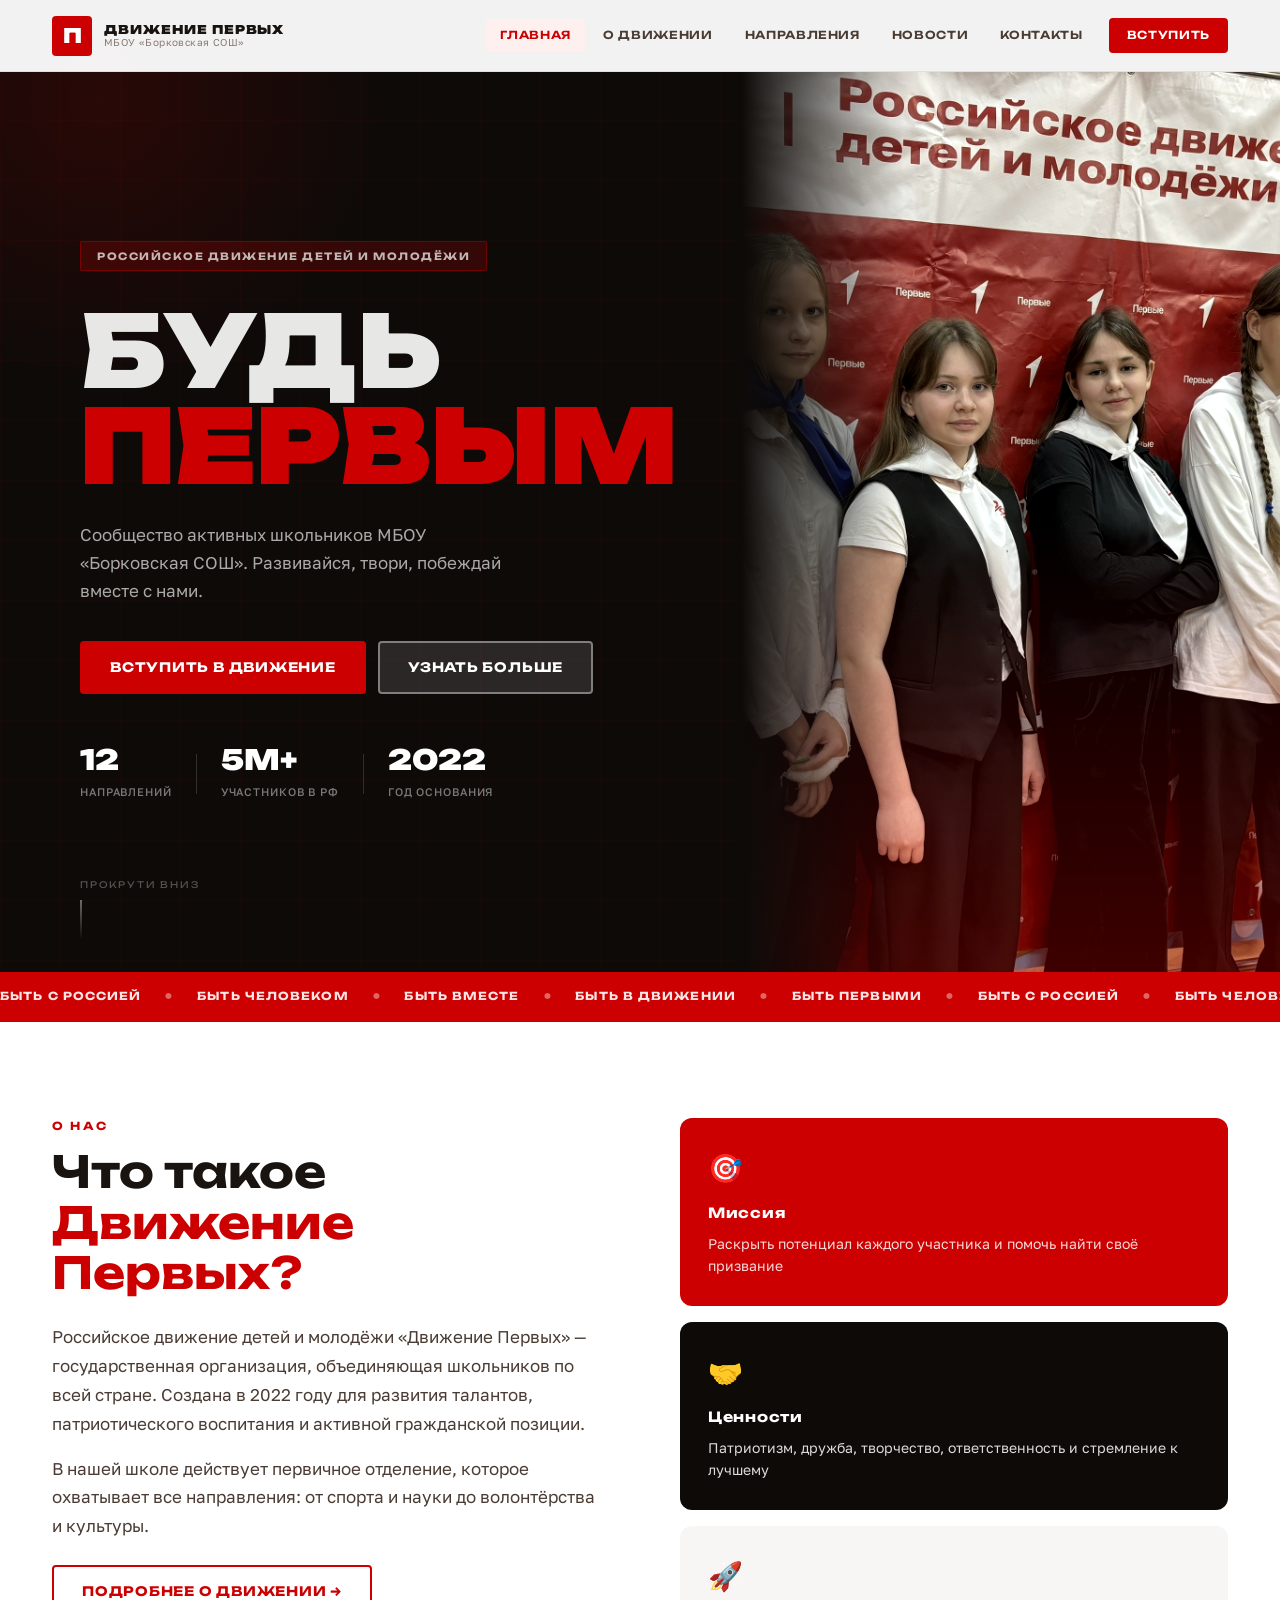
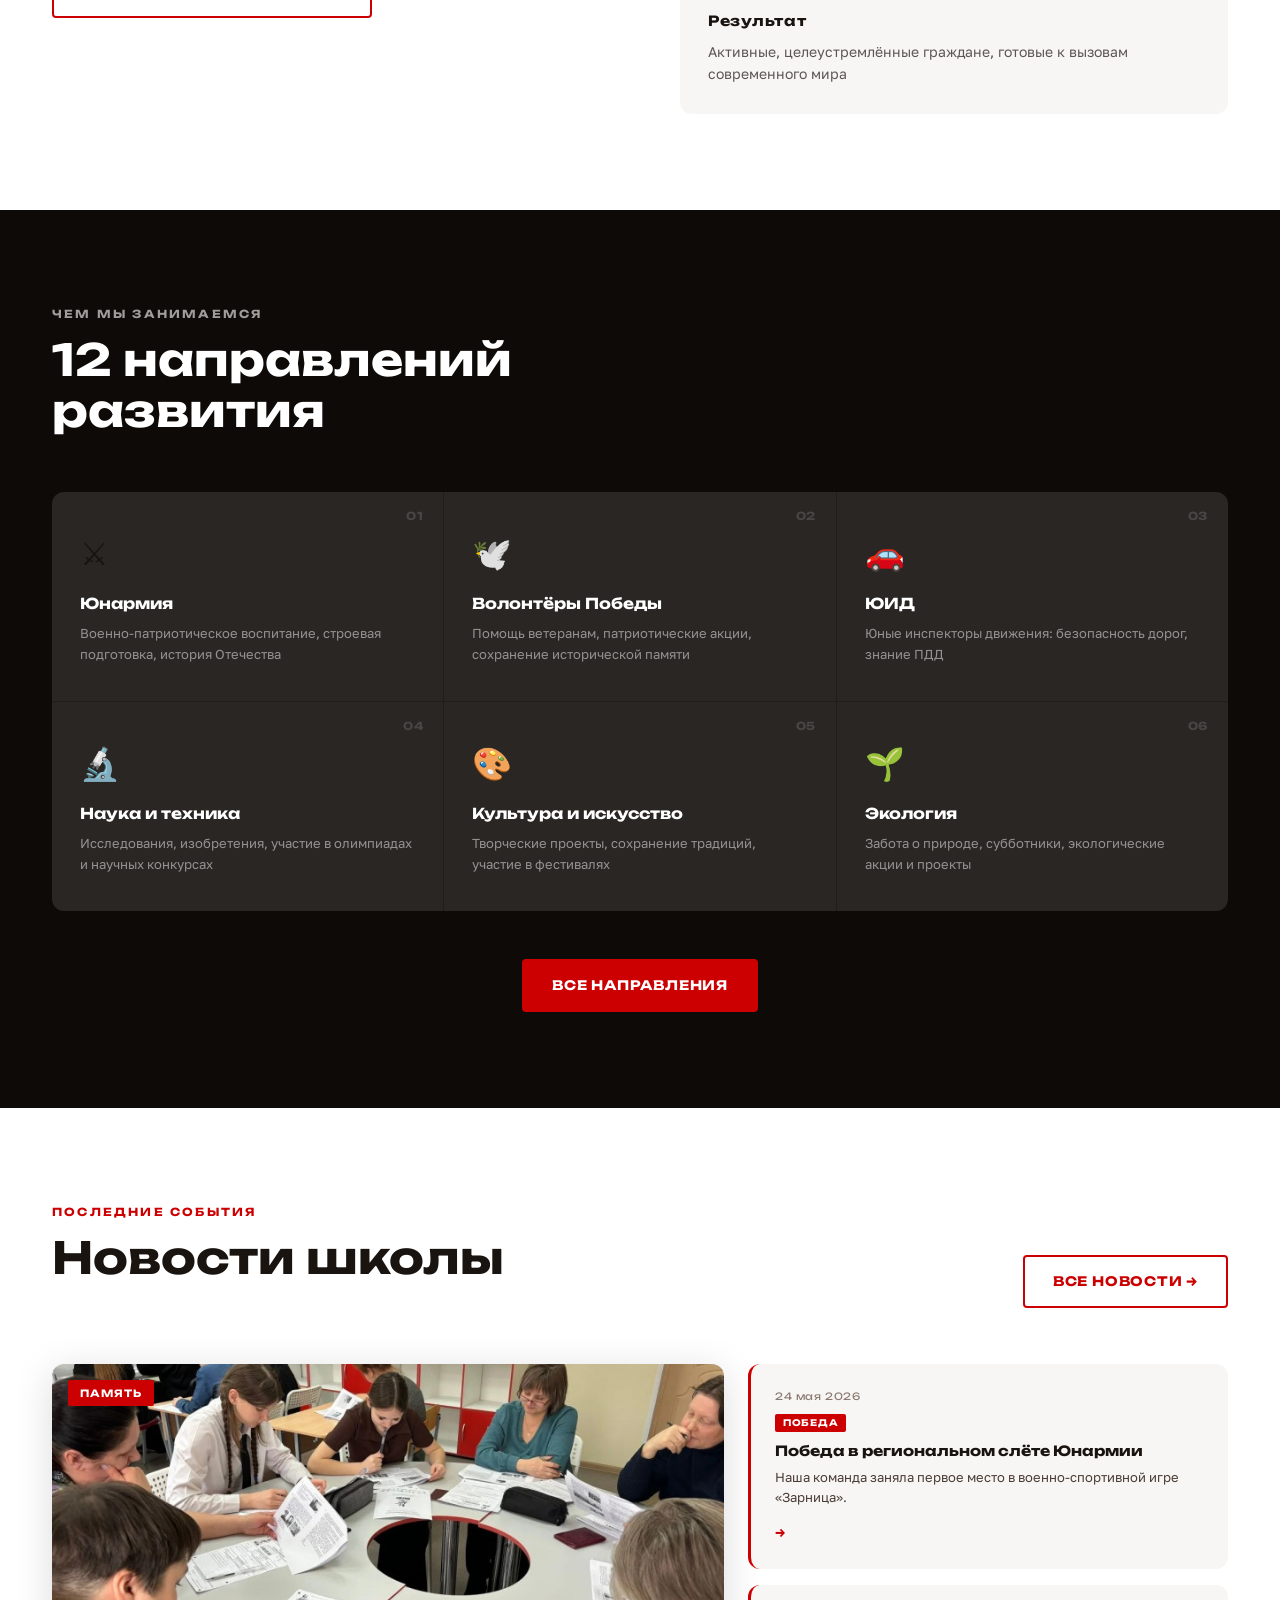
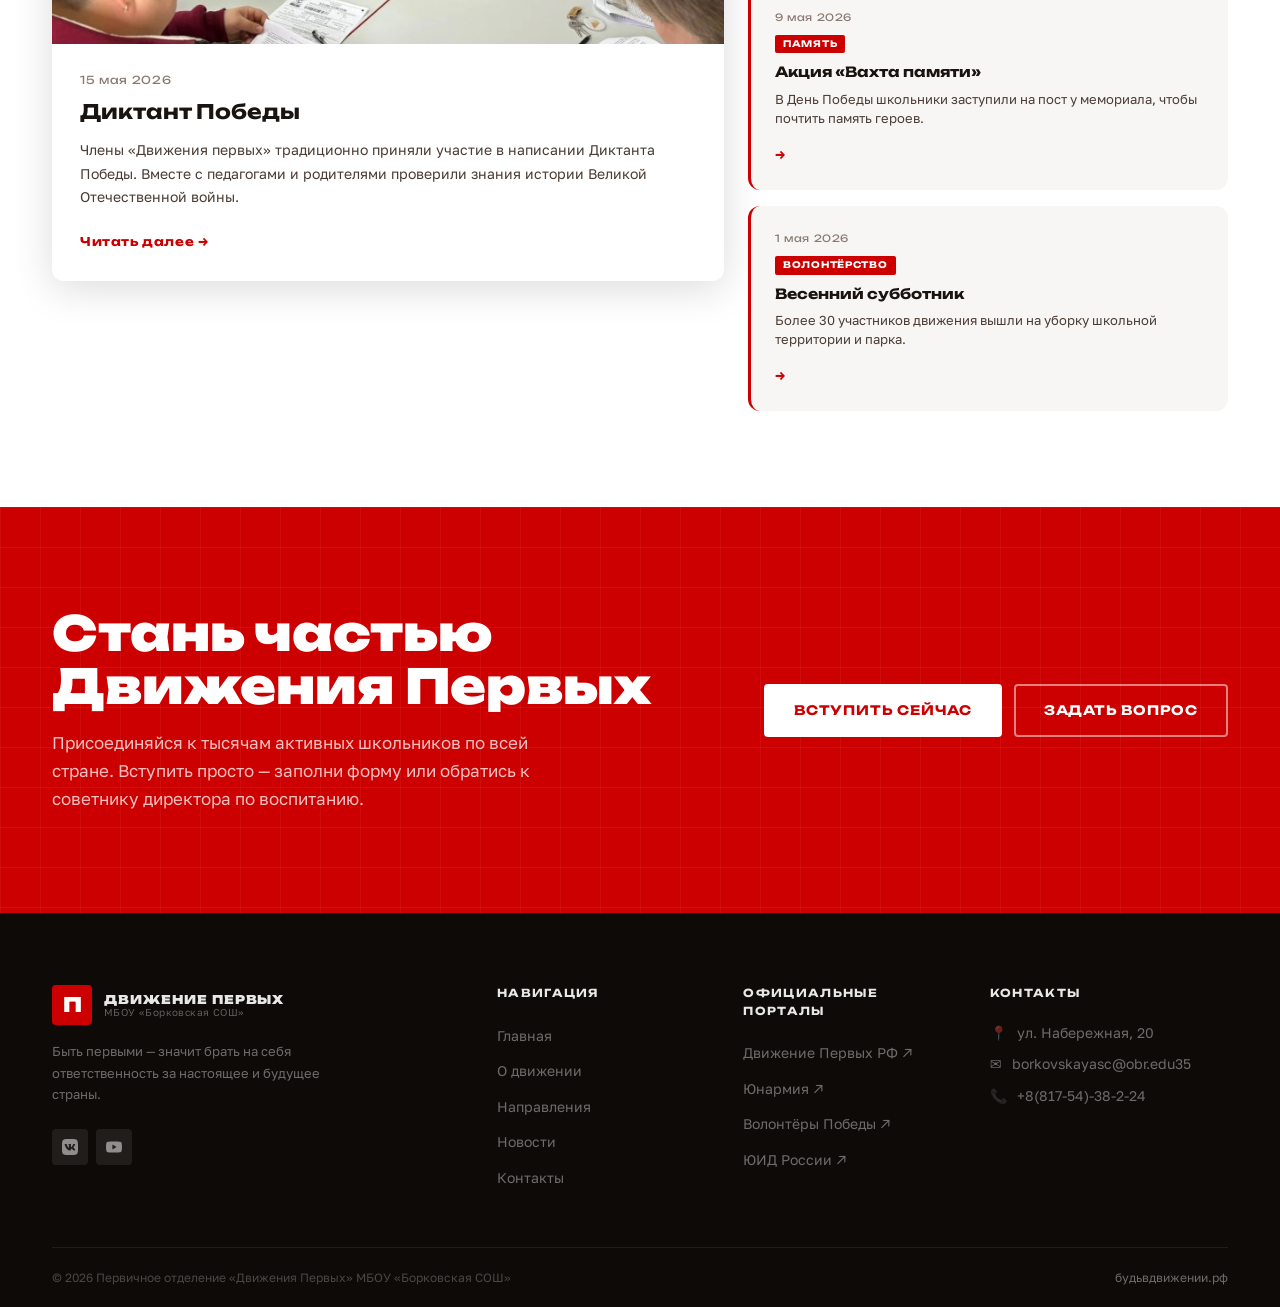
<file: index.html>
<!DOCTYPE html>
<html lang="ru">
<head>
    <meta charset="UTF-8">
    <meta name="viewport" content="width=device-width, initial-scale=1.0">
    <title>Движение Первых — МБОУ «Борковская СОШ»</title>
    <link rel="stylesheet" href="style.css">
    <link rel="preconnect" href="https://fonts.googleapis.com">
    <link href="https://fonts.googleapis.com/css2?family=Unbounded:wght@400;600;700;900&family=Golos+Text:wght@400;500;600&display=swap" rel="stylesheet">
    <link rel="shortcut icon" href="./images/logo.jpg" type="image/x-icon">
</head>
<body>

<!-- NAVIGATION -->
<nav class="nav" id="navbar">
    <div class="nav__inner">
        <a href="index.html" class="nav__logo">
            <div class="nav__logo-emblem">П</div>
            <div class="nav__logo-text">
                <span class="nav__logo-main">ДВИЖЕНИЕ ПЕРВЫХ</span>
                <span class="nav__logo-sub">МБОУ «Борковская СОШ»</span>
            </div>
        </a>
        <div class="nav__links" id="navLinks">
            <a href="index.html" class="nav__link active">Главная</a>
            <a href="about.html" class="nav__link">О движении</a>
            <a href="activities.html" class="nav__link">Направления</a>
            <a href="news.html" class="nav__link">Новости</a>
            <a href="contact.html" class="nav__link">Контакты</a>
            <a href="join.html" class="nav__link nav__link--cta">Вступить</a>
        </div>
        <button class="nav__burger" id="burger" aria-label="Меню">
            <span></span><span></span><span></span>
        </button>
    </div>
</nav>

<!-- HERO -->
<section class="hero">
    <div class="hero__bg">
        <div class="hero__pattern"></div>
        <div class="hero__glow"></div>
    </div>
    <div class="hero__content">
        <div class="hero__badge">Российское движение детей и молодёжи</div>
        <h1 class="hero__title">
            <span class="hero__title-line">БУДЬ</span>
            <span class="hero__title-line hero__title-line--accent">ПЕРВЫМ</span>
        </h1>
        <p class="hero__desc">Сообщество активных школьников МБОУ «Борковская СОШ». Развивайся, твори, побеждай вместе с нами.</p>
        <div class="hero__actions">
            <a href="join.html" class="btn btn--primary">Вступить в движение</a>
            <a href="about.html" class="btn btn--ghost">Узнать больше</a>
        </div>
        <div class="hero__stats">
            <div class="hero__stat">
                <span class="hero__stat-num">12</span>
                <span class="hero__stat-label">направлений</span>
            </div>
            <div class="hero__stat-divider"></div>
            <div class="hero__stat">
                <span class="hero__stat-num">5М+</span>
                <span class="hero__stat-label">участников в РФ</span>
            </div>
            <div class="hero__stat-divider"></div>
            <div class="hero__stat">
                <span class="hero__stat-num">2022</span>
                <span class="hero__stat-label">год основания</span>
            </div>
        </div>
    </div>
    <div class="hero__visual">
        <div class="hero__img-frame">
            <img src="images/hero.jpg" alt="Движение Первых" class="hero__img">
            <div class="hero__img-accent"></div>
        </div>
    </div>
    <div class="hero__scroll">
        <span>Прокрути вниз</span>
        <div class="hero__scroll-line"></div>
    </div>
</section>

<!-- VALUES STRIP -->
<div class="values-strip">
    <div class="values-strip__inner">
        <span>Быть с Россией</span>
        <span class="dot">●</span>
        <span>Быть человеком</span>
        <span class="dot">●</span>
        <span>Быть вместе</span>
        <span class="dot">●</span>
        <span>Быть в движении</span>
        <span class="dot">●</span>
        <span>Быть первыми</span>
        <span class="dot">●</span>
        <span>Быть с Россией</span>
        <span class="dot">●</span>
        <span>Быть человеком</span>
        <span class="dot">●</span>
        <span>Быть вместе</span>
        <span class="dot">●</span>
        <span>Быть в движении</span>
        <span class="dot">●</span>
        <span>Быть первыми</span>
        <span class="dot">●</span>
    </div>
</div>

<!-- ABOUT TEASER -->
<section class="about-teaser section">
    <div class="container">
        <div class="about-teaser__grid">
            <div class="about-teaser__text">
                <div class="section-label">О нас</div>
                <h2 class="section-title">Что такое<br><em>Движение Первых?</em></h2>
                <p class="section-desc">Российское движение детей и молодёжи «Движение Первых» — государственная организация, объединяющая школьников по всей стране. Создана в 2022 году для развития талантов, патриотического воспитания и активной гражданской позиции.</p>
                <p class="section-desc">В нашей школе действует первичное отделение, которое охватывает все направления: от спорта и науки до волонтёрства и культуры.</p>
                <a href="about.html" class="btn btn--outline">Подробнее о движении →</a>
            </div>
            <div class="about-teaser__cards">
                <div class="about-card about-card--1">
                    <div class="about-card__icon">🎯</div>
                    <h3>Миссия</h3>
                    <p>Раскрыть потенциал каждого участника и помочь найти своё призвание</p>
                </div>
                <div class="about-card about-card--2">
                    <div class="about-card__icon">🤝</div>
                    <h3>Ценности</h3>
                    <p>Патриотизм, дружба, творчество, ответственность и стремление к лучшему</p>
                </div>
                <div class="about-card about-card--3">
                    <div class="about-card__icon">🚀</div>
                    <h3>Результат</h3>
                    <p>Активные, целеустремлённые граждане, готовые к вызовам современного мира</p>
                </div>
            </div>
        </div>
    </div>
</section>

<!-- DIRECTIONS -->
<section class="directions section section--dark">
    <div class="container">
        <div class="section-header">
            <div class="section-label section-label--light">Чем мы занимаемся</div>
            <h2 class="section-title section-title--white">12 направлений<br>развития</h2>
        </div>
        <div class="directions__grid">
            <div class="direction-card" data-num="01">
                <div class="direction-card__icon">⚔️</div>
                <h3>Юнармия</h3>
                <p>Военно-патриотическое воспитание, строевая подготовка, история Отечества</p>
            </div>
            <div class="direction-card" data-num="02">
                <div class="direction-card__icon">🕊️</div>
                <h3>Волонтёры Победы</h3>
                <p>Помощь ветеранам, патриотические акции, сохранение исторической памяти</p>
            </div>
            <div class="direction-card" data-num="03">
                <div class="direction-card__icon">🚗</div>
                <h3>ЮИД</h3>
                <p>Юные инспекторы движения: безопасность дорог, знание ПДД</p>
            </div>
            <div class="direction-card" data-num="04">
                <div class="direction-card__icon">🔬</div>
                <h3>Наука и техника</h3>
                <p>Исследования, изобретения, участие в олимпиадах и научных конкурсах</p>
            </div>
            <div class="direction-card" data-num="05">
                <div class="direction-card__icon">🎨</div>
                <h3>Культура и искусство</h3>
                <p>Творческие проекты, сохранение традиций, участие в фестивалях</p>
            </div>
            <div class="direction-card" data-num="06">
                <div class="direction-card__icon">🌱</div>
                <h3>Экология</h3>
                <p>Забота о природе, субботники, экологические акции и проекты</p>
            </div>
        </div>
        <div class="directions__cta">
            <a href="activities.html" class="btn btn--primary">Все направления</a>
        </div>
    </div>
</section>

<!-- NEWS -->
<section class="news section">
    <div class="container">
        <div class="section-header section-header--flex">
            <div>
                <div class="section-label">Последние события</div>
                <h2 class="section-title">Новости школы</h2>
            </div>
            <a href="news.html" class="btn btn--outline">Все новости →</a>
        </div>
        <div class="news__grid">
            <article class="news-card news-card--featured">
                <div class="news-card__img-wrap">
                    <img src="images/diktant.jpg" alt="Диктант Победы" class="news-card__img">
                    <div class="news-card__category">Память</div>
                </div>
                <div class="news-card__body">
                    <time class="news-card__date">15 мая 2026</time>
                    <h3 class="news-card__title">Диктант Победы</h3>
                    <p class="news-card__text">Члены «Движения первых» традиционно приняли участие в написании Диктанта Победы. Вместе с педагогами и родителями проверили знания истории Великой Отечественной войны.</p>
                    <a href="news.html" class="news-card__link">Читать далее →</a>
                </div>
            </article>
            <div class="news__secondary">
                <article class="news-card news-card--compact">
                    <div class="news-card__compact-date">24 мая 2026</div>
                    <div class="news-card__compact-tag">Победа</div>
                    <h3>Победа в региональном слёте Юнармии</h3>
                    <p>Наша команда заняла первое место в военно-спортивной игре «Зарница».</p>
                    <a href="news.html" class="news-card__link">→</a>
                </article>
                <article class="news-card news-card--compact">
                    <div class="news-card__compact-date">9 мая 2026</div>
                    <div class="news-card__compact-tag">Память</div>
                    <h3>Акция «Вахта памяти»</h3>
                    <p>В День Победы школьники заступили на пост у мемориала, чтобы почтить память героев.</p>
                    <a href="news.html" class="news-card__link">→</a>
                </article>
                <article class="news-card news-card--compact">
                    <div class="news-card__compact-date">1 мая 2026</div>
                    <div class="news-card__compact-tag">Волонтёрство</div>
                    <h3>Весенний субботник</h3>
                    <p>Более 30 участников движения вышли на уборку школьной территории и парка.</p>
                    <a href="news.html" class="news-card__link">→</a>
                </article>
            </div>
        </div>
    </div>
</section>

<!-- JOIN CTA -->
<section class="join-cta">
    <div class="join-cta__bg"></div>
    <div class="container">
        <div class="join-cta__content">
            <div class="join-cta__text">
                <h2>Стань частью<br>Движения Первых</h2>
                <p>Присоединяйся к тысячам активных школьников по всей стране. Вступить просто — заполни форму или обратись к советнику директора по воспитанию.</p>
            </div>
            <div class="join-cta__actions">
                <a href="join.html" class="btn btn--white">Вступить сейчас</a>
                <a href="contact.html" class="btn btn--ghost-white">Задать вопрос</a>
            </div>
        </div>
    </div>
</section>

<!-- FOOTER -->
<footer class="footer">
    <div class="container">
        <div class="footer__grid">
            <div class="footer__brand">
                <div class="footer__logo">
                    <div class="nav__logo-emblem">П</div>
                    <div class="nav__logo-text">
                        <span class="nav__logo-main">ДВИЖЕНИЕ ПЕРВЫХ</span>
                        <span class="nav__logo-sub">МБОУ «Борковская СОШ»</span>
                    </div>
                </div>
                <p class="footer__tagline">Быть первыми — значит брать на себя ответственность за настоящее и будущее страны.</p>
                <div class="footer__socials">
                    <a href="https://vk.com/club202832467" class="footer__social" aria-label="ВКонтакте">
                        <svg viewBox="0 0 24 24" fill="currentColor"><path d="M15.684 0H8.316C1.592 0 0 1.592 0 8.316v7.368C0 22.408 1.592 24 8.316 24h7.368C22.408 24 24 22.408 24 15.684V8.316C24 1.592 22.408 0 15.684 0zm3.692 17.123h-1.744c-.66 0-.862-.523-2.049-1.714-1.033-1-1.49-.969-1.746-.969-.356 0-.458.102-.458.593v1.563c0 .424-.135.678-1.253.678-1.846 0-3.896-1.118-5.335-3.202C4.624 10.857 4.03 8.57 4.03 8.096c0-.254.102-.491.593-.491h1.744c.44 0 .61.203.78.677.864 2.49 2.303 4.675 2.896 4.675.22 0 .322-.102.322-.66V9.721c-.068-1.186-.695-1.287-.695-1.71 0-.204.17-.407.44-.407h2.744c.373 0 .508.203.508.643v3.473c0 .372.17.508.271.508.22 0 .407-.136.813-.542 1.27-1.422 2.168-3.607 2.168-3.607.119-.254.322-.491.762-.491h1.744c.525 0 .643.27.525.643-.22 1.017-2.354 4.031-2.354 4.031-.186.305-.254.44 0 .78.186.254.796.779 1.202 1.253.745.847 1.32 1.558 1.473 2.049.17.474-.085.716-.576.716z"/></svg>
                    </a>
                    <a href="#" class="footer__social" aria-label="YouTube">
                        <svg viewBox="0 0 24 24" fill="currentColor"><path d="M23.495 6.205a3.007 3.007 0 0 0-2.088-2.088c-1.87-.501-9.396-.501-9.396-.501s-7.507-.01-9.396.501A3.007 3.007 0 0 0 .527 6.205a31.247 31.247 0 0 0-.522 5.805 31.247 31.247 0 0 0 .522 5.783 3.007 3.007 0 0 0 2.088 2.088c1.868.502 9.396.502 9.396.502s7.506 0 9.396-.502a3.007 3.007 0 0 0 2.088-2.088 31.247 31.247 0 0 0 .5-5.783 31.247 31.247 0 0 0-.5-5.805zM9.609 15.601V8.408l6.264 3.602z"/></svg>
                    </a>
                </div>
            </div>
            <div class="footer__col">
                <h4 class="footer__heading">Навигация</h4>
                <ul class="footer__links">
                    <li><a href="index.html">Главная</a></li>
                    <li><a href="about.html">О движении</a></li>
                    <li><a href="activities.html">Направления</a></li>
                    <li><a href="news.html">Новости</a></li>
                    <li><a href="contact.html">Контакты</a></li>
                </ul>
            </div>
            <div class="footer__col">
                <h4 class="footer__heading">Официальные порталы</h4>
                <ul class="footer__links">
                    <li><a href="https://будьвдвижении.рф" target="_blank">Движение Первых РФ ↗</a></li>
                    <li><a href="https://yunarmia.ru" target="_blank">Юнармия ↗</a></li>
                    <li><a href="https://волонтёрыпобеды.рф" target="_blank">Волонтёры Победы ↗</a></li>
                    <li><a href="https://юид.рф" target="_blank">ЮИД России ↗</a></li>
                </ul>
            </div>
            <div class="footer__col">
                <h4 class="footer__heading">Контакты</h4>
                <div class="footer__contacts">
                    <div class="footer__contact">
                        <span class="footer__contact-icon">📍</span>
                        <span>ул. Набережная, 20</span>
                    </div>
                    <div class="footer__contact">
                        <span class="footer__contact-icon">✉️</span>
                        <span>borkovskayasc@obr.edu35</span>
                    </div>
                    <div class="footer__contact">
                        <span class="footer__contact-icon">📞</span>
                        <span>+8(817-54)-38-2-24</span>
                    </div>
                </div>
            </div>
        </div>
        <div class="footer__bottom">
            <span>© 2026 Первичное отделение «Движения Первых» МБОУ «Борковская СОШ»</span>
            <a href="https://будьвдвижении.рф" target="_blank">будьвдвижении.рф</a>
        </div>
    </div>
</footer>

<script src="script.js"></script>
</body>
</html>
</file>
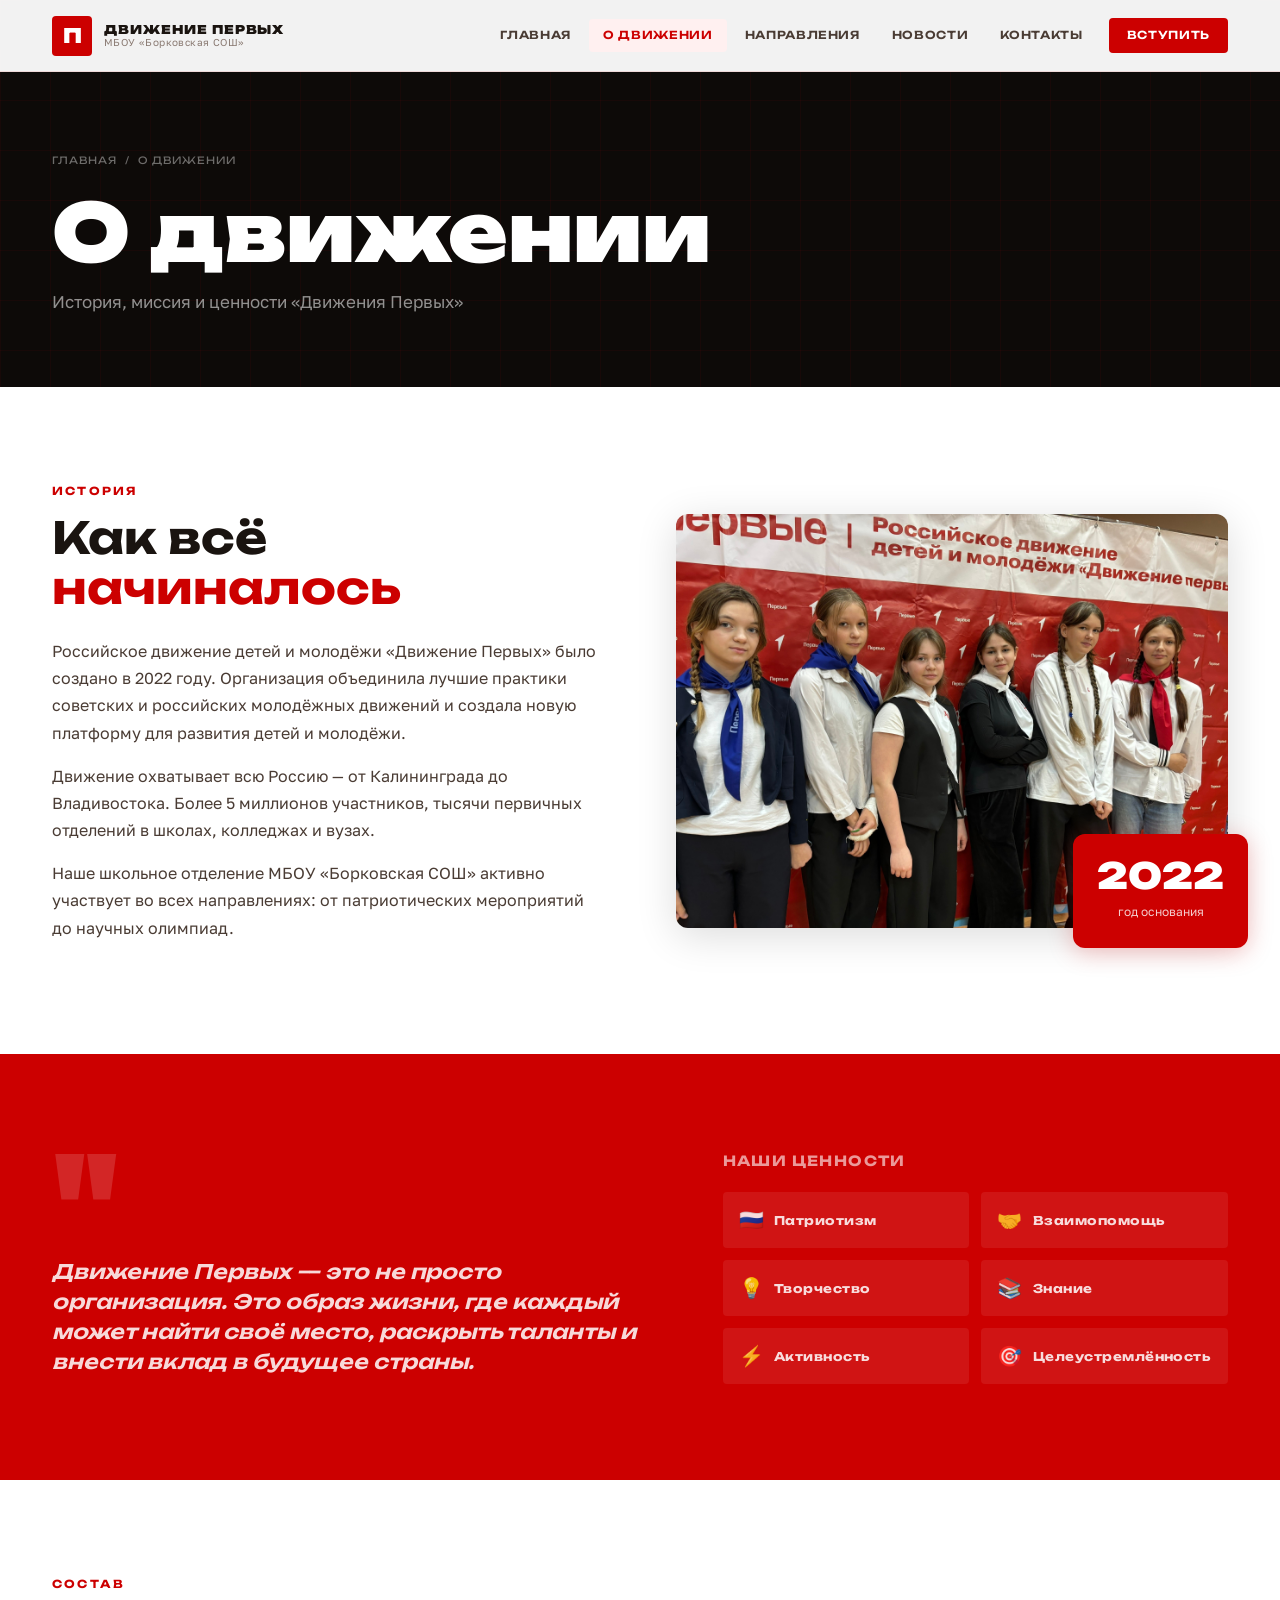
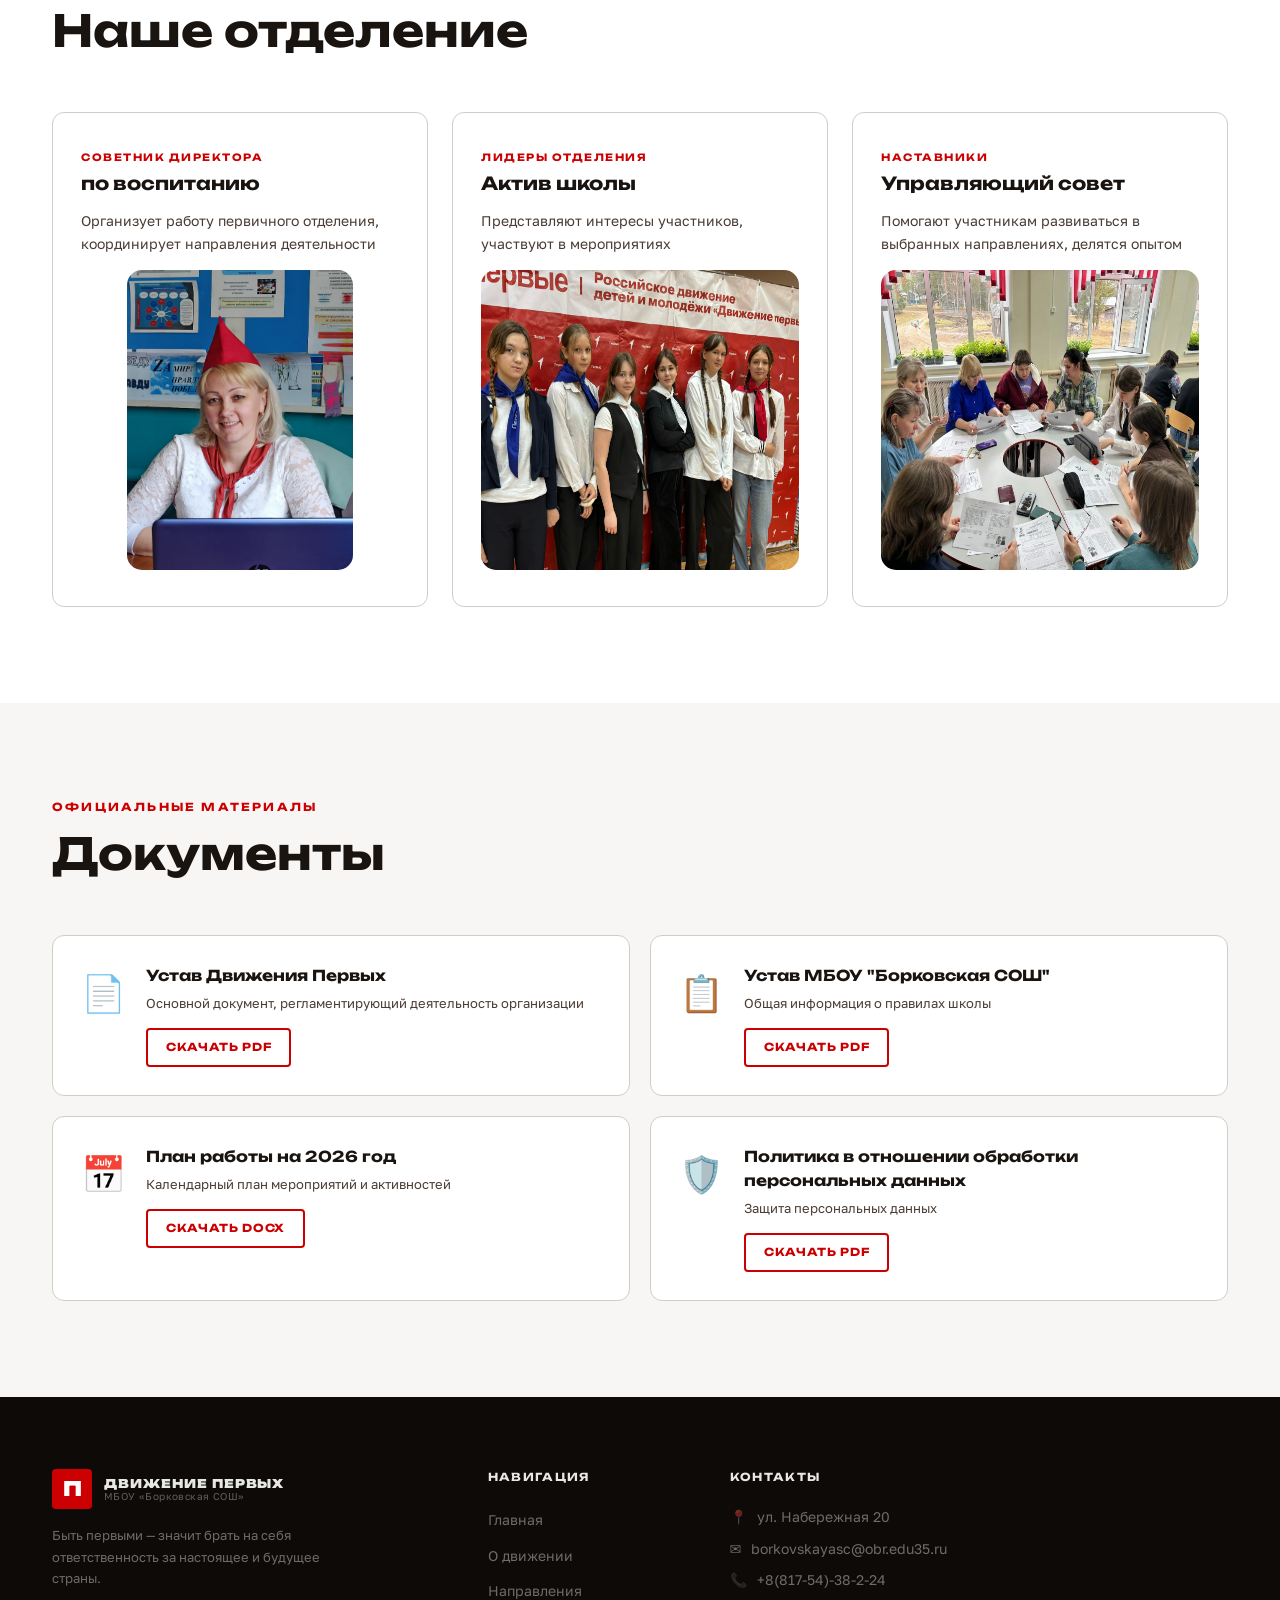
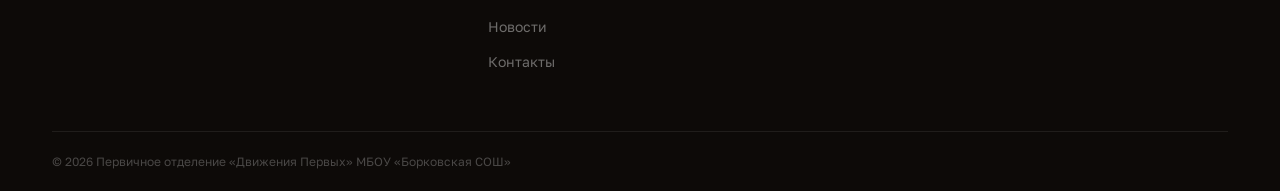
<file: about.html>
<!DOCTYPE html>
<html lang="ru">
<head>
    <meta charset="UTF-8">
    <meta name="viewport" content="width=device-width, initial-scale=1.0">
    <title>О движении — Движение Первых</title>
    <link rel="stylesheet" href="style.css">
    <link rel="preconnect" href="https://fonts.googleapis.com">
    <link rel="shortcut icon" href="./images/logo.jpg" type="image/x-icon">
    <link href="https://fonts.googleapis.com/css2?family=Unbounded:wght@400;600;700;900&family=Golos+Text:wght@400;500;600&display=swap" rel="stylesheet">
</head>
<body>

<nav class="nav" id="navbar">
    <div class="nav__inner">
        <a href="index.html" class="nav__logo">
            <div class="nav__logo-emblem">П</div>
            <div class="nav__logo-text">
                <span class="nav__logo-main">ДВИЖЕНИЕ ПЕРВЫХ</span>
                <span class="nav__logo-sub">МБОУ «Борковская СОШ»</span>
            </div>
        </a>
        <div class="nav__links" id="navLinks">
            <a href="index.html" class="nav__link">Главная</a>
            <a href="about.html" class="nav__link active">О движении</a>
            <a href="activities.html" class="nav__link">Направления</a>
            <a href="news.html" class="nav__link">Новости</a>
            <a href="contact.html" class="nav__link">Контакты</a>
            <a href="join.html" class="nav__link nav__link--cta">Вступить</a>
        </div>
        <button class="nav__burger" id="burger" aria-label="Меню">
            <span></span><span></span><span></span>
        </button>
    </div>
</nav>

<!-- PAGE HERO -->
<section class="page-hero">
    <div class="page-hero__bg"></div>
    <div class="container">
        <div class="breadcrumb">
            <a href="index.html">Главная</a>
            <span>/</span>
            <span>О движении</span>
        </div>
        <h1 class="page-hero__title">О движении</h1>
        <p class="page-hero__subtitle">История, миссия и ценности «Движения Первых»</p>
    </div>
</section>

<!-- ABOUT MAIN -->
<section class="section">
    <div class="container">
        <div class="about-main__grid">
            <div class="about-main__text">
                <div class="section-label">История</div>
                <h2 class="section-title">Как всё<br><em>начиналось</em></h2>
                <p>Российское движение детей и молодёжи «Движение Первых» было создано в 2022 году. Организация объединила лучшие практики советских и российских молодёжных движений и создала новую платформу для развития детей и молодёжи.</p>
                <p>Движение охватывает всю Россию — от Калининграда до Владивостока. Более 5 миллионов участников, тысячи первичных отделений в школах, колледжах и вузах.</p>
                <p>Наше школьное отделение МБОУ «Борковская СОШ» активно участвует во всех направлениях: от патриотических мероприятий до научных олимпиад.</p>
            </div>
            <div class="about-main__image">
                <img src="images/hero.jpg" alt="Движение Первых" class="about-main__img">
                <div class="about-main__badge">
                    <span class="about-main__badge-year">2022</span>
                    <span class="about-main__badge-text">год основания</span>
                </div>
            </div>
        </div>
    </div>
</section>

<!-- MISSION -->
<section class="section section--red">
    <div class="container">
        <div class="mission">
            <div class="mission__quote">
                <div class="mission__quote-mark">"</div>
                <blockquote>Движение Первых — это не просто организация. Это образ жизни, где каждый может найти своё место, раскрыть таланты и внести вклад в будущее страны.</blockquote>
            </div>
            <div class="mission__values">
                <h3>Наши ценности</h3>
                <div class="mission__values-grid">
                    <div class="mission__value">
                        <span class="mission__value-icon">🇷🇺</span>
                        <span>Патриотизм</span>
                    </div>
                    <div class="mission__value">
                        <span class="mission__value-icon">🤝</span>
                        <span>Взаимопомощь</span>
                    </div>
                    <div class="mission__value">
                        <span class="mission__value-icon">💡</span>
                        <span>Творчество</span>
                    </div>
                    <div class="mission__value">
                        <span class="mission__value-icon">📚</span>
                        <span>Знание</span>
                    </div>
                    <div class="mission__value">
                        <span class="mission__value-icon">⚡</span>
                        <span>Активность</span>
                    </div>
                    <div class="mission__value">
                        <span class="mission__value-icon">🎯</span>
                        <span>Целеустремлённость</span>
                    </div>
                </div>
            </div>
        </div>
    </div>
</section>

<!-- STRUCTURE -->
<section class="section">
    <div class="container">
        <div class="section-header">
            <div class="section-label">Состав</div>
            <h2 class="section-title">Наше отделение</h2>
        </div>
        <div class="team__grid">
            <div class="team-card">
                <div class="team-card__role">Советник директора</div>
                <div class="team-card__name">по воспитанию</div>
                <p>Организует работу первичного отделения, координирует направления деятельности</p>
                <img src="./images/nat_vl.jpg" alt="" class="card-image">
            </div>
            <div class="team-card">
                <div class="team-card__role">Лидеры отделения</div>
                <div class="team-card__name">Актив школы</div>
                <p>Представляют интересы участников, участвуют в мероприятиях</p>
                <img src="./images/hero.jpg" alt="" class="card-image">
            </div>
            <div class="team-card">
                <div class="team-card__role">Наставники</div>
                <div class="team-card__name">Управляющий совет</div>
                <p>Помогают участникам развиваться в выбранных направлениях, делятся опытом</p>
                <img src="./images/uprav_sovet.jpg" alt="" class="card-image">
            </div>
        </div>
    </div>
</section>

<!-- DOCUMENTS -->
<section class="section section--light">
    <div class="container">
        <div class="section-header">
            <div class="section-label">Официальные материалы</div>
            <h2 class="section-title">Документы</h2>
        </div>
        <div class="docs__grid">
            <div class="doc-card">
                <div class="doc-card__icon">📄</div>
                <div class="doc-card__info">
                    <h3>Устав Движения Первых</h3>
                    <p>Основной документ, регламентирующий деятельность организации</p>
                    <a href="./documents/Устав школы.pdf"
    download="УСТАВ Общероссийского общественно-государственного движения детей и молодежи «Движение первых».pdf"
    class="btn btn--outline btn--small">Скачать PDF</a>
                </div>
            </div>
            <div class="doc-card">
                <div class="doc-card__icon">📋</div>
                <div class="doc-card__info">
                    <h3>Устав МБОУ "Борковская СОШ"</h3>
                    <p>Общая информация о правилах школы</p>
                    <a href="./documents/Устав школы.pdf" class="btn btn--outline btn--small">Скачать PDF</a>
                </div>
            </div>
            <div class="doc-card">
                <div class="doc-card__icon">📅</div>
                <div class="doc-card__info">
                    <h3>План работы на 2026 год</h3>
                    <p>Календарный план мероприятий и активностей</p>
                    <a href="./documents/План работы.doc" class="btn btn--outline btn--small">Скачать DOCX</a>
                </div>
            </div>
            <div class="doc-card">
                <div class="doc-card__icon">🛡️</div>
                <div class="doc-card__info">
                    <h3>Политика в отношении обработки персональных данных</h3>
                    <p>Защита персональных данных</p>
                    <a href="./documents/Политика обработки персональных данных.pdf" class="btn btn--outline btn--small">Скачать PDF</a>
                </div>
            </div>
        </div>
    </div>
</section>

<footer class="footer">
    <div class="container">
        <div class="footer__grid">
            <div class="footer__brand">
                <div class="footer__logo">
                    <div class="nav__logo-emblem">П</div>
                    <div class="nav__logo-text">
                        <span class="nav__logo-main">ДВИЖЕНИЕ ПЕРВЫХ</span>
                        <span class="nav__logo-sub">МБОУ «Борковская СОШ»</span>
                    </div>
                </div>
                <p class="footer__tagline">Быть первыми — значит брать на себя ответственность за настоящее и будущее страны.</p>
            </div>
            <div class="footer__col">
                <h4 class="footer__heading">Навигация</h4>
                <ul class="footer__links">
                    <li><a href="index.html">Главная</a></li>
                    <li><a href="about.html">О движении</a></li>
                    <li><a href="activities.html">Направления</a></li>
                    <li><a href="news.html">Новости</a></li>
                    <li><a href="contact.html">Контакты</a></li>
                </ul>
            </div>
            <div class="footer__col">
                <h4 class="footer__heading">Контакты</h4>
                <div class="footer__contacts">
                    <div class="footer__contact"><span>📍</span><span>ул. Набережная 20</span></div>
                    <div class="footer__contact"><span>✉️</span><span>borkovskayasc@obr.edu35.ru</span></div>
                    <div class="footer__contact"><span>📞</span><span>+8(817-54)-38-2-24</span></div>
                </div>
            </div>
        </div>
        <div class="footer__bottom">
            <span>© 2026 Первичное отделение «Движения Первых» МБОУ «Борковская СОШ»</span>
        </div>
    </div>
</footer>

<script src="script.js"></script>
</body>
</html>
</file>
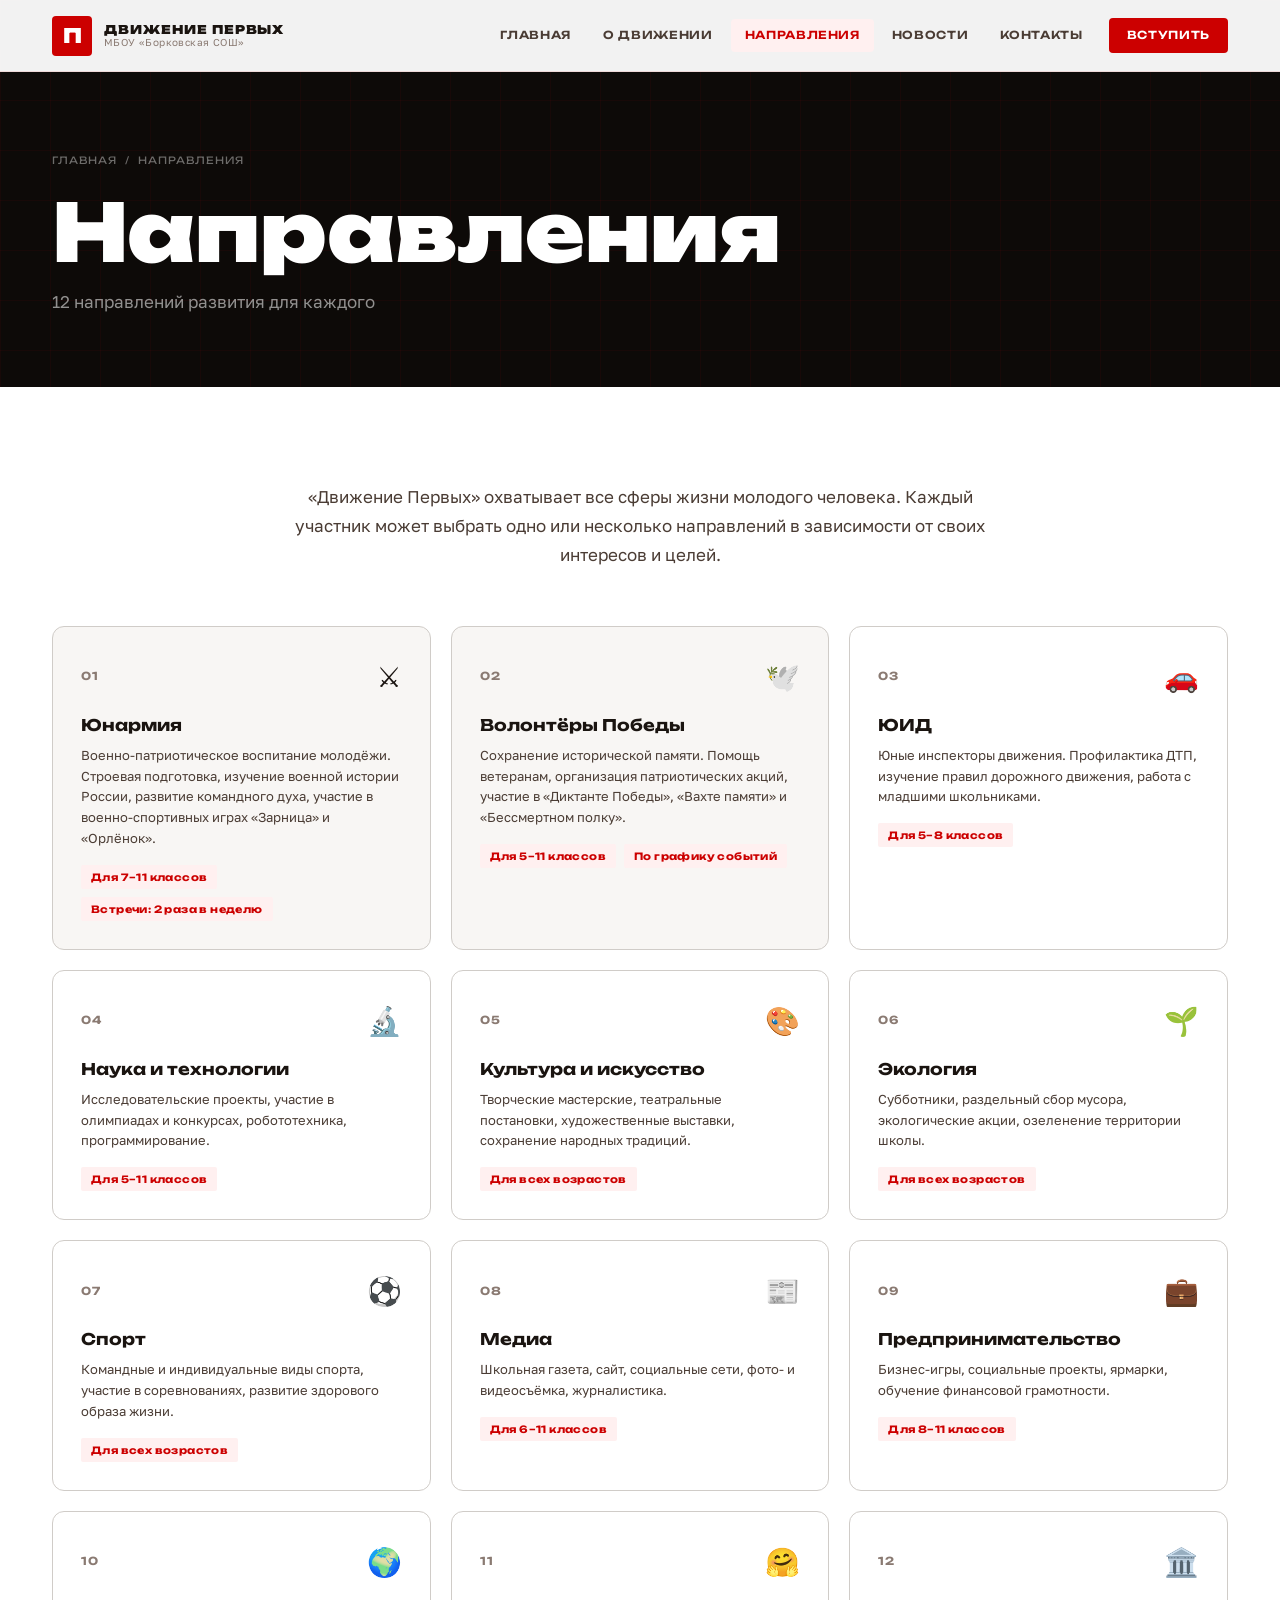
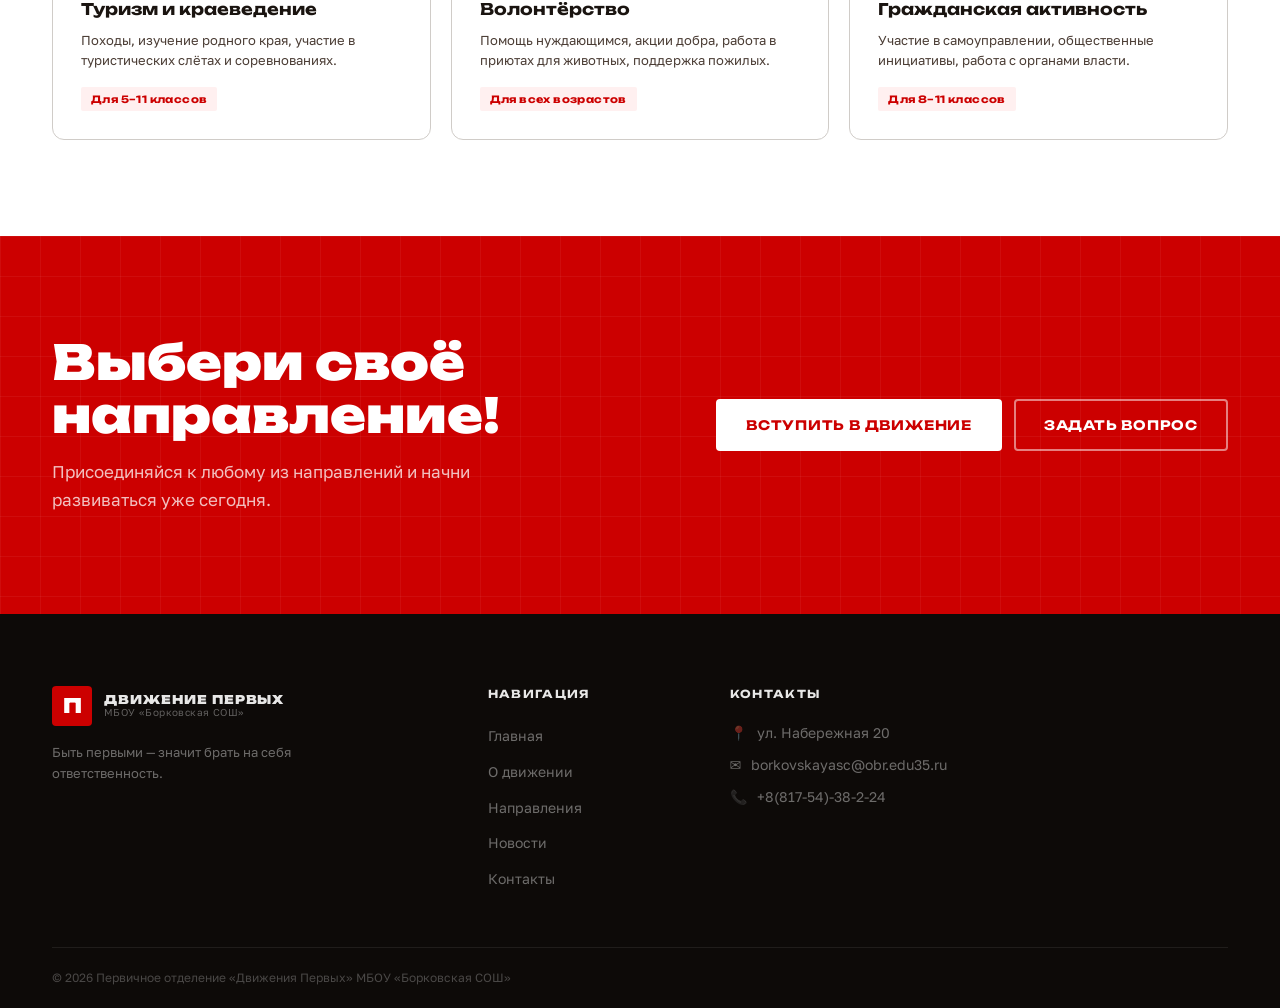
<file: activities.html>
<!DOCTYPE html>
<html lang="ru">
<head>
    <meta charset="UTF-8">
    <meta name="viewport" content="width=device-width, initial-scale=1.0">
    <title>Направления — Движение Первых</title>
    <link rel="stylesheet" href="style.css">
    <link rel="preconnect" href="https://fonts.googleapis.com">
    <link rel="shortcut icon" href="./images/logo.jpg" type="image/x-icon">
    <link href="https://fonts.googleapis.com/css2?family=Unbounded:wght@400;600;700;900&family=Golos+Text:wght@400;500;600&display=swap" rel="stylesheet">
</head>
<body>

<nav class="nav" id="navbar">
    <div class="nav__inner">
        <a href="index.html" class="nav__logo">
            <div class="nav__logo-emblem">П</div>
            <div class="nav__logo-text">
                <span class="nav__logo-main">ДВИЖЕНИЕ ПЕРВЫХ</span>
                <span class="nav__logo-sub">МБОУ «Борковская СОШ»</span>
            </div>
        </a>
        <div class="nav__links" id="navLinks">
            <a href="index.html" class="nav__link">Главная</a>
            <a href="about.html" class="nav__link">О движении</a>
            <a href="activities.html" class="nav__link active">Направления</a>
            <a href="news.html" class="nav__link">Новости</a>
            <a href="contact.html" class="nav__link">Контакты</a>
            <a href="join.html" class="nav__link nav__link--cta">Вступить</a>
        </div>
        <button class="nav__burger" id="burger" aria-label="Меню">
            <span></span><span></span><span></span>
        </button>
    </div>
</nav>

<section class="page-hero">
    <div class="page-hero__bg"></div>
    <div class="container">
        <div class="breadcrumb">
            <a href="index.html">Главная</a>
            <span>/</span>
            <span>Направления</span>
        </div>
        <h1 class="page-hero__title">Направления</h1>
        <p class="page-hero__subtitle">12 направлений развития для каждого</p>
    </div>
</section>

<section class="section">
    <div class="container">
        <div class="activities-intro">
            <p>«Движение Первых» охватывает все сферы жизни молодого человека. Каждый участник может выбрать одно или несколько направлений в зависимости от своих интересов и целей.</p>
        </div>

        <div class="activities__grid">

            <div class="activity-card activity-card--large">
                <div class="activity-card__header">
                    <span class="activity-card__num">01</span>
                    <div class="activity-card__icon">⚔️</div>
                </div>
                <h3>Юнармия</h3>
                <p>Военно-патриотическое воспитание молодёжи. Строевая подготовка, изучение военной истории России, развитие командного духа, участие в военно-спортивных играх «Зарница» и «Орлёнок».</p>
                <div class="activity-card__meta">
                    <span>Для 7–11 классов</span>
                    <span>Встречи: 2 раза в неделю</span>
                </div>
            </div>

            <div class="activity-card activity-card--large">
                <div class="activity-card__header">
                    <span class="activity-card__num">02</span>
                    <div class="activity-card__icon">🕊️</div>
                </div>
                <h3>Волонтёры Победы</h3>
                <p>Сохранение исторической памяти. Помощь ветеранам, организация патриотических акций, участие в «Диктанте Победы», «Вахте памяти» и «Бессмертном полку».</p>
                <div class="activity-card__meta">
                    <span>Для 5–11 классов</span>
                    <span>По графику событий</span>
                </div>
            </div>

            <div class="activity-card">
                <div class="activity-card__header">
                    <span class="activity-card__num">03</span>
                    <div class="activity-card__icon">🚗</div>
                </div>
                <h3>ЮИД</h3>
                <p>Юные инспекторы движения. Профилактика ДТП, изучение правил дорожного движения, работа с младшими школьниками.</p>
                <div class="activity-card__meta">
                    <span>Для 5–8 классов</span>
                </div>
            </div>

            <div class="activity-card">
                <div class="activity-card__header">
                    <span class="activity-card__num">04</span>
                    <div class="activity-card__icon">🔬</div>
                </div>
                <h3>Наука и технологии</h3>
                <p>Исследовательские проекты, участие в олимпиадах и конкурсах, робототехника, программирование.</p>
                <div class="activity-card__meta">
                    <span>Для 5–11 классов</span>
                </div>
            </div>

            <div class="activity-card">
                <div class="activity-card__header">
                    <span class="activity-card__num">05</span>
                    <div class="activity-card__icon">🎨</div>
                </div>
                <h3>Культура и искусство</h3>
                <p>Творческие мастерские, театральные постановки, художественные выставки, сохранение народных традиций.</p>
                <div class="activity-card__meta">
                    <span>Для всех возрастов</span>
                </div>
            </div>

            <div class="activity-card">
                <div class="activity-card__header">
                    <span class="activity-card__num">06</span>
                    <div class="activity-card__icon">🌱</div>
                </div>
                <h3>Экология</h3>
                <p>Субботники, раздельный сбор мусора, экологические акции, озеленение территории школы.</p>
                <div class="activity-card__meta">
                    <span>Для всех возрастов</span>
                </div>
            </div>

            <div class="activity-card">
                <div class="activity-card__header">
                    <span class="activity-card__num">07</span>
                    <div class="activity-card__icon">⚽</div>
                </div>
                <h3>Спорт</h3>
                <p>Командные и индивидуальные виды спорта, участие в соревнованиях, развитие здорового образа жизни.</p>
                <div class="activity-card__meta">
                    <span>Для всех возрастов</span>
                </div>
            </div>

            <div class="activity-card">
                <div class="activity-card__header">
                    <span class="activity-card__num">08</span>
                    <div class="activity-card__icon">📰</div>
                </div>
                <h3>Медиа</h3>
                <p>Школьная газета, сайт, социальные сети, фото- и видеосъёмка, журналистика.</p>
                <div class="activity-card__meta">
                    <span>Для 6–11 классов</span>
                </div>
            </div>

            <div class="activity-card">
                <div class="activity-card__header">
                    <span class="activity-card__num">09</span>
                    <div class="activity-card__icon">💼</div>
                </div>
                <h3>Предпринимательство</h3>
                <p>Бизнес-игры, социальные проекты, ярмарки, обучение финансовой грамотности.</p>
                <div class="activity-card__meta">
                    <span>Для 8–11 классов</span>
                </div>
            </div>

            <div class="activity-card">
                <div class="activity-card__header">
                    <span class="activity-card__num">10</span>
                    <div class="activity-card__icon">🌍</div>
                </div>
                <h3>Туризм и краеведение</h3>
                <p>Походы, изучение родного края, участие в туристических слётах и соревнованиях.</p>
                <div class="activity-card__meta">
                    <span>Для 5–11 классов</span>
                </div>
            </div>

            <div class="activity-card">
                <div class="activity-card__header">
                    <span class="activity-card__num">11</span>
                    <div class="activity-card__icon">🤗</div>
                </div>
                <h3>Волонтёрство</h3>
                <p>Помощь нуждающимся, акции добра, работа в приютах для животных, поддержка пожилых.</p>
                <div class="activity-card__meta">
                    <span>Для всех возрастов</span>
                </div>
            </div>

            <div class="activity-card">
                <div class="activity-card__header">
                    <span class="activity-card__num">12</span>
                    <div class="activity-card__icon">🏛️</div>
                </div>
                <h3>Гражданская активность</h3>
                <p>Участие в самоуправлении, общественные инициативы, работа с органами власти.</p>
                <div class="activity-card__meta">
                    <span>Для 8–11 классов</span>
                </div>
            </div>

        </div>
    </div>
</section>

<!-- CTA -->
<section class="join-cta">
    <div class="join-cta__bg"></div>
    <div class="container">
        <div class="join-cta__content">
            <div class="join-cta__text">
                <h2>Выбери своё<br>направление!</h2>
                <p>Присоединяйся к любому из направлений и начни развиваться уже сегодня.</p>
            </div>
            <div class="join-cta__actions">
                <a href="join.html" class="btn btn--white">Вступить в движение</a>
                <a href="contact.html" class="btn btn--ghost-white">Задать вопрос</a>
            </div>
        </div>
    </div>
</section>

<footer class="footer">
    <div class="container">
        <div class="footer__grid">
            <div class="footer__brand">
                <div class="footer__logo">
                    <div class="nav__logo-emblem">П</div>
                    <div class="nav__logo-text">
                        <span class="nav__logo-main">ДВИЖЕНИЕ ПЕРВЫХ</span>
                        <span class="nav__logo-sub">МБОУ «Борковская СОШ»</span>
                    </div>
                </div>
                <p class="footer__tagline">Быть первыми — значит брать на себя ответственность.</p>
            </div>
            <div class="footer__col">
                <h4 class="footer__heading">Навигация</h4>
                <ul class="footer__links">
                    <li><a href="index.html">Главная</a></li>
                    <li><a href="about.html">О движении</a></li>
                    <li><a href="activities.html">Направления</a></li>
                    <li><a href="news.html">Новости</a></li>
                    <li><a href="contact.html">Контакты</a></li>
                </ul>
            </div>
            <div class="footer__col">
                <h4 class="footer__heading">Контакты</h4>
                <div class="footer__contacts">
                    <div class="footer__contact"><span>📍</span><span>ул. Набережная 20</span></div>
                    <div class="footer__contact"><span>✉️</span><span>borkovskayasc@obr.edu35.ru</span></div>
                    <div class="footer__contact"><span>📞</span><span>+8(817-54)-38-2-24</span></div>
                </div>
            </div>
        </div>
        <div class="footer__bottom">
            <span>© 2026 Первичное отделение «Движения Первых» МБОУ «Борковская СОШ»</span>
        </div>
    </div>
</footer>

<script src="script.js"></script>
</body>
</html>
</file>
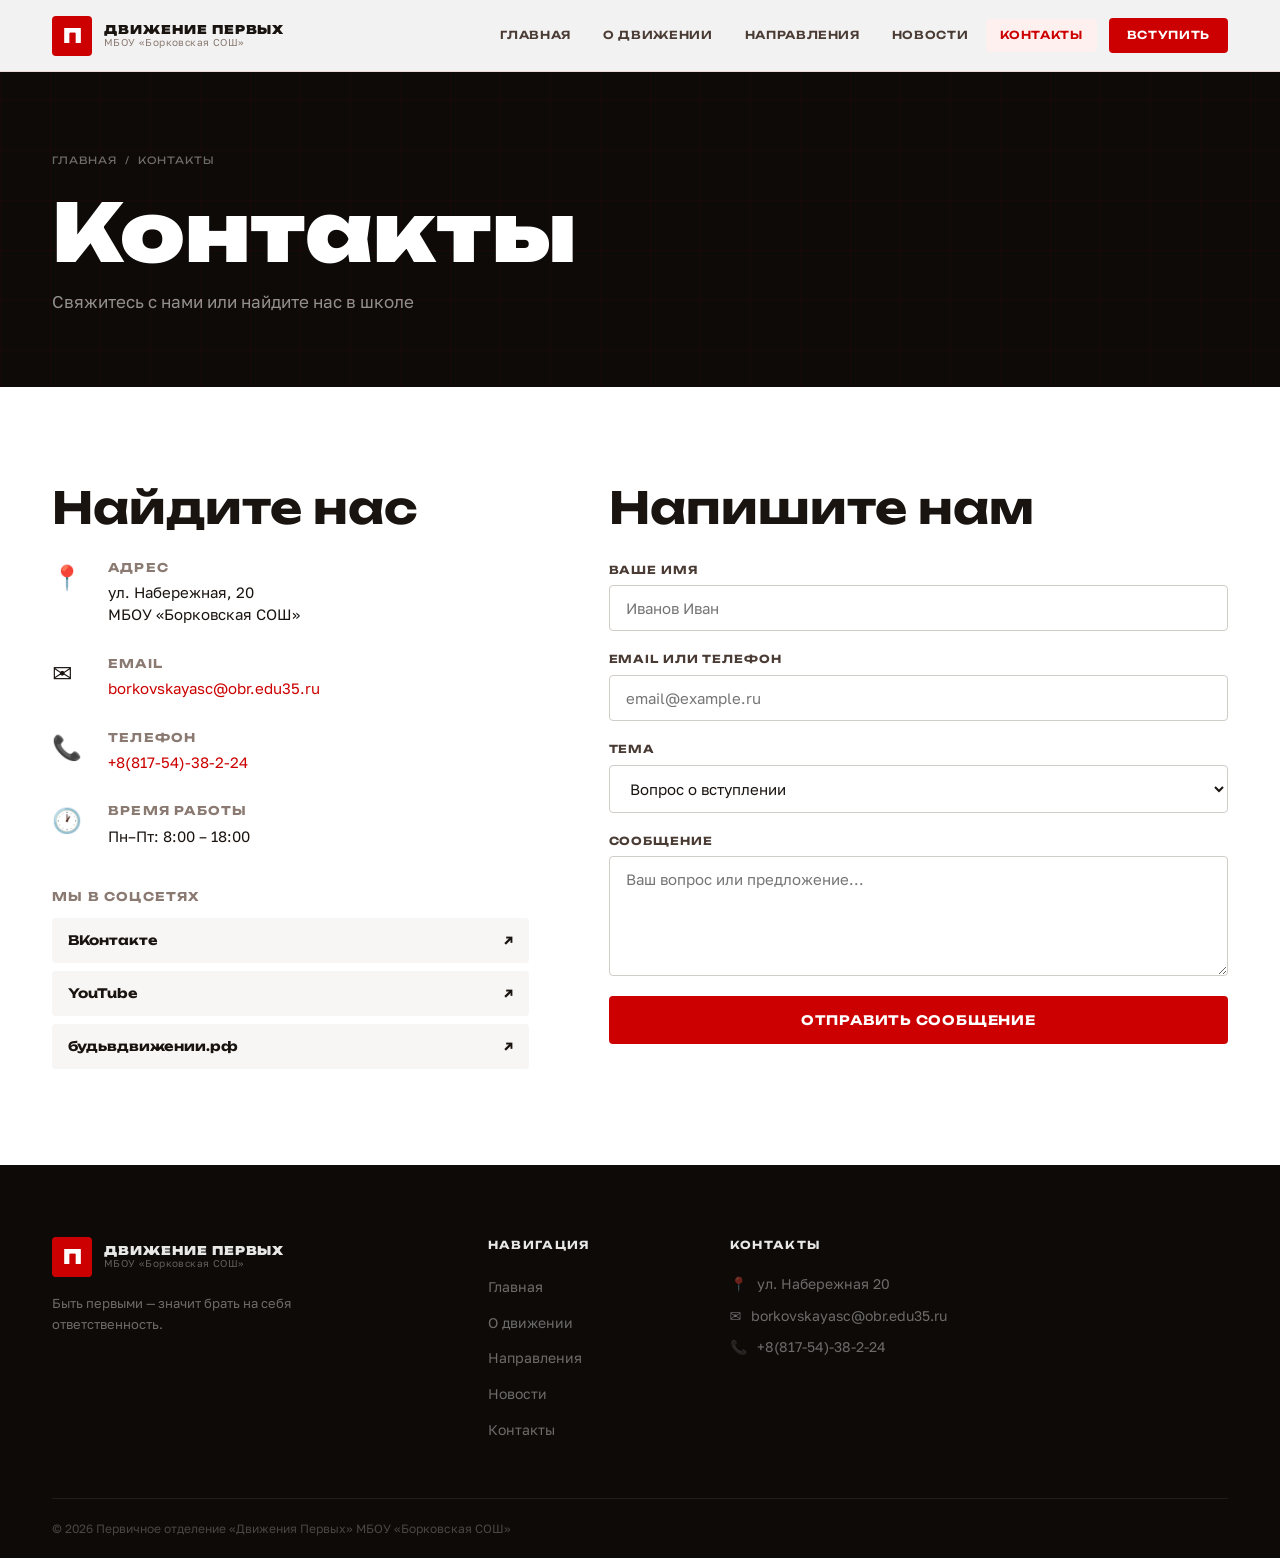
<file: contact.html>
<!DOCTYPE html>
<html lang="ru">
<head>
    <meta charset="UTF-8">
    <meta name="viewport" content="width=device-width, initial-scale=1.0">
    <title>Контакты — Движение Первых</title>
    <link rel="stylesheet" href="style.css">
    <link rel="preconnect" href="https://fonts.googleapis.com">
    <link rel="shortcut icon" href="./images/logo.jpg" type="image/x-icon">
    <link href="https://fonts.googleapis.com/css2?family=Unbounded:wght@400;600;700;900&family=Golos+Text:wght@400;500;600&display=swap" rel="stylesheet">
</head>
<body>

<nav class="nav" id="navbar">
    <div class="nav__inner">
        <a href="index.html" class="nav__logo">
            <div class="nav__logo-emblem">П</div>
            <div class="nav__logo-text">
                <span class="nav__logo-main">ДВИЖЕНИЕ ПЕРВЫХ</span>
                <span class="nav__logo-sub">МБОУ «Борковская СОШ»</span>
            </div>
        </a>
        <div class="nav__links" id="navLinks">
            <a href="index.html" class="nav__link">Главная</a>
            <a href="about.html" class="nav__link">О движении</a>
            <a href="activities.html" class="nav__link">Направления</a>
            <a href="news.html" class="nav__link">Новости</a>
            <a href="contact.html" class="nav__link active">Контакты</a>
            <a href="join.html" class="nav__link nav__link--cta">Вступить</a>
        </div>
        <button class="nav__burger" id="burger" aria-label="Меню">
            <span></span><span></span><span></span>
        </button>
    </div>
</nav>

<section class="page-hero">
    <div class="page-hero__bg"></div>
    <div class="container">
        <div class="breadcrumb">
            <a href="index.html">Главная</a>
            <span>/</span>
            <span>Контакты</span>
        </div>
        <h1 class="page-hero__title">Контакты</h1>
        <p class="page-hero__subtitle">Свяжитесь с нами или найдите нас в школе</p>
    </div>
</section>

<section class="section">
    <div class="container">
        <div class="contact-grid">
            <div class="contact-info">
                <h2 class="section-title">Найдите нас</h2>
                <div class="contact-items">
                    <div class="contact-item">
                        <div class="contact-item__icon">📍</div>
                        <div class="contact-item__text">
                            <h4>Адрес</h4>
                            <p>ул. Набережная, 20<br>МБОУ «Борковская СОШ»</p>
                        </div>
                    </div>
                    <div class="contact-item">
                        <div class="contact-item__icon">✉️</div>
                        <div class="contact-item__text">
                            <h4>Email</h4>
                            <p><a href="mailto:school@example.ru">borkovskayasc@obr.edu35.ru</a></p>
                        </div>
                    </div>
                    <div class="contact-item">
                        <div class="contact-item__icon">📞</div>
                        <div class="contact-item__text">
                            <h4>Телефон</h4>
                            <p><a href="tel:+71234567890">+8(817-54)-38-2-24</a></p>
                        </div>
                    </div>
                    <div class="contact-item">
                        <div class="contact-item__icon">🕐</div>
                        <div class="contact-item__text">
                            <h4>Время работы</h4>
                            <p>Пн–Пт: 8:00 – 18:00<br>
                        </div>
                    </div>
                </div>

                <div class="contact-socials">
                    <h4>Мы в соцсетях</h4>
                    <div class="contact-socials__links">
                        <a href="https://vk.com/club202832467" class="contact-social-link">
                            <span>ВКонтакте</span>
                            <span>↗</span>
                        </a>
                        <a href="#" class="contact-social-link">
                            <span>YouTube</span>
                            <span>↗</span>
                        </a>
                        <a href="https://будьвдвижении.рф" target="_blank" class="contact-social-link">
                            <span>будьвдвижении.рф</span>
                            <span>↗</span>
                        </a>
                    </div>
                </div>
            </div>

            <div class="contact-form-wrap">
                <h2 class="section-title">Напишите нам</h2>
                <div class="contact-form">
                    <div class="form-group">
                        <label class="form-label">Ваше имя</label>
                        <input type="text" class="form-input" placeholder="Иванов Иван">
                    </div>
                    <div class="form-group">
                        <label class="form-label">Email или телефон</label>
                        <input type="text" class="form-input" placeholder="email@example.ru">
                    </div>
                    <div class="form-group">
                        <label class="form-label">Тема</label>
                        <select class="form-input">
                            <option>Вопрос о вступлении</option>
                            <option>Вопрос о мероприятиях</option>
                            <option>Вопрос о направлениях</option>
                            <option>Другое</option>
                        </select>
                    </div>
                    <div class="form-group">
                        <label class="form-label">Сообщение</label>
                        <textarea class="form-input form-textarea" placeholder="Ваш вопрос или предложение..."></textarea>
                    </div>
                    <button class="btn btn--primary btn--full" onclick="this.textContent='Отправлено! ✓'; this.disabled=true; this.style.background='#2d7a2d'">Отправить сообщение</button>
                </div>
            </div>
        </div>
    </div>
</section>

<footer class="footer">
    <div class="container">
        <div class="footer__grid">
            <div class="footer__brand">
                <div class="footer__logo">
                    <div class="nav__logo-emblem">П</div>
                    <div class="nav__logo-text">
                        <span class="nav__logo-main">ДВИЖЕНИЕ ПЕРВЫХ</span>
                        <span class="nav__logo-sub">МБОУ «Борковская СОШ»</span>
                    </div>
                </div>
                <p class="footer__tagline">Быть первыми — значит брать на себя ответственность.</p>
            </div>
            <div class="footer__col">
                <h4 class="footer__heading">Навигация</h4>
                <ul class="footer__links">
                    <li><a href="index.html">Главная</a></li>
                    <li><a href="about.html">О движении</a></li>
                    <li><a href="activities.html">Направления</a></li>
                    <li><a href="news.html">Новости</a></li>
                    <li><a href="contact.html">Контакты</a></li>
                </ul>
            </div>
            <div class="footer__col">
                <h4 class="footer__heading">Контакты</h4>
                <div class="footer__contacts">
                    <div class="footer__contact"><span>📍</span><span>ул. Набережная 20</span></div>
                    <div class="footer__contact"><span>✉️</span><span>borkovskayasc@obr.edu35.ru</span></div>
                    <div class="footer__contact"><span>📞</span><span>+8(817-54)-38-2-24</span></div>
                </div>
            </div>
        </div>
        <div class="footer__bottom">
            <span>© 2026 Первичное отделение «Движения Первых» МБОУ «Борковская СОШ»</span>
        </div>
    </div>
</footer>

<script src="script.js"></script>
</body>
</html>
</file>
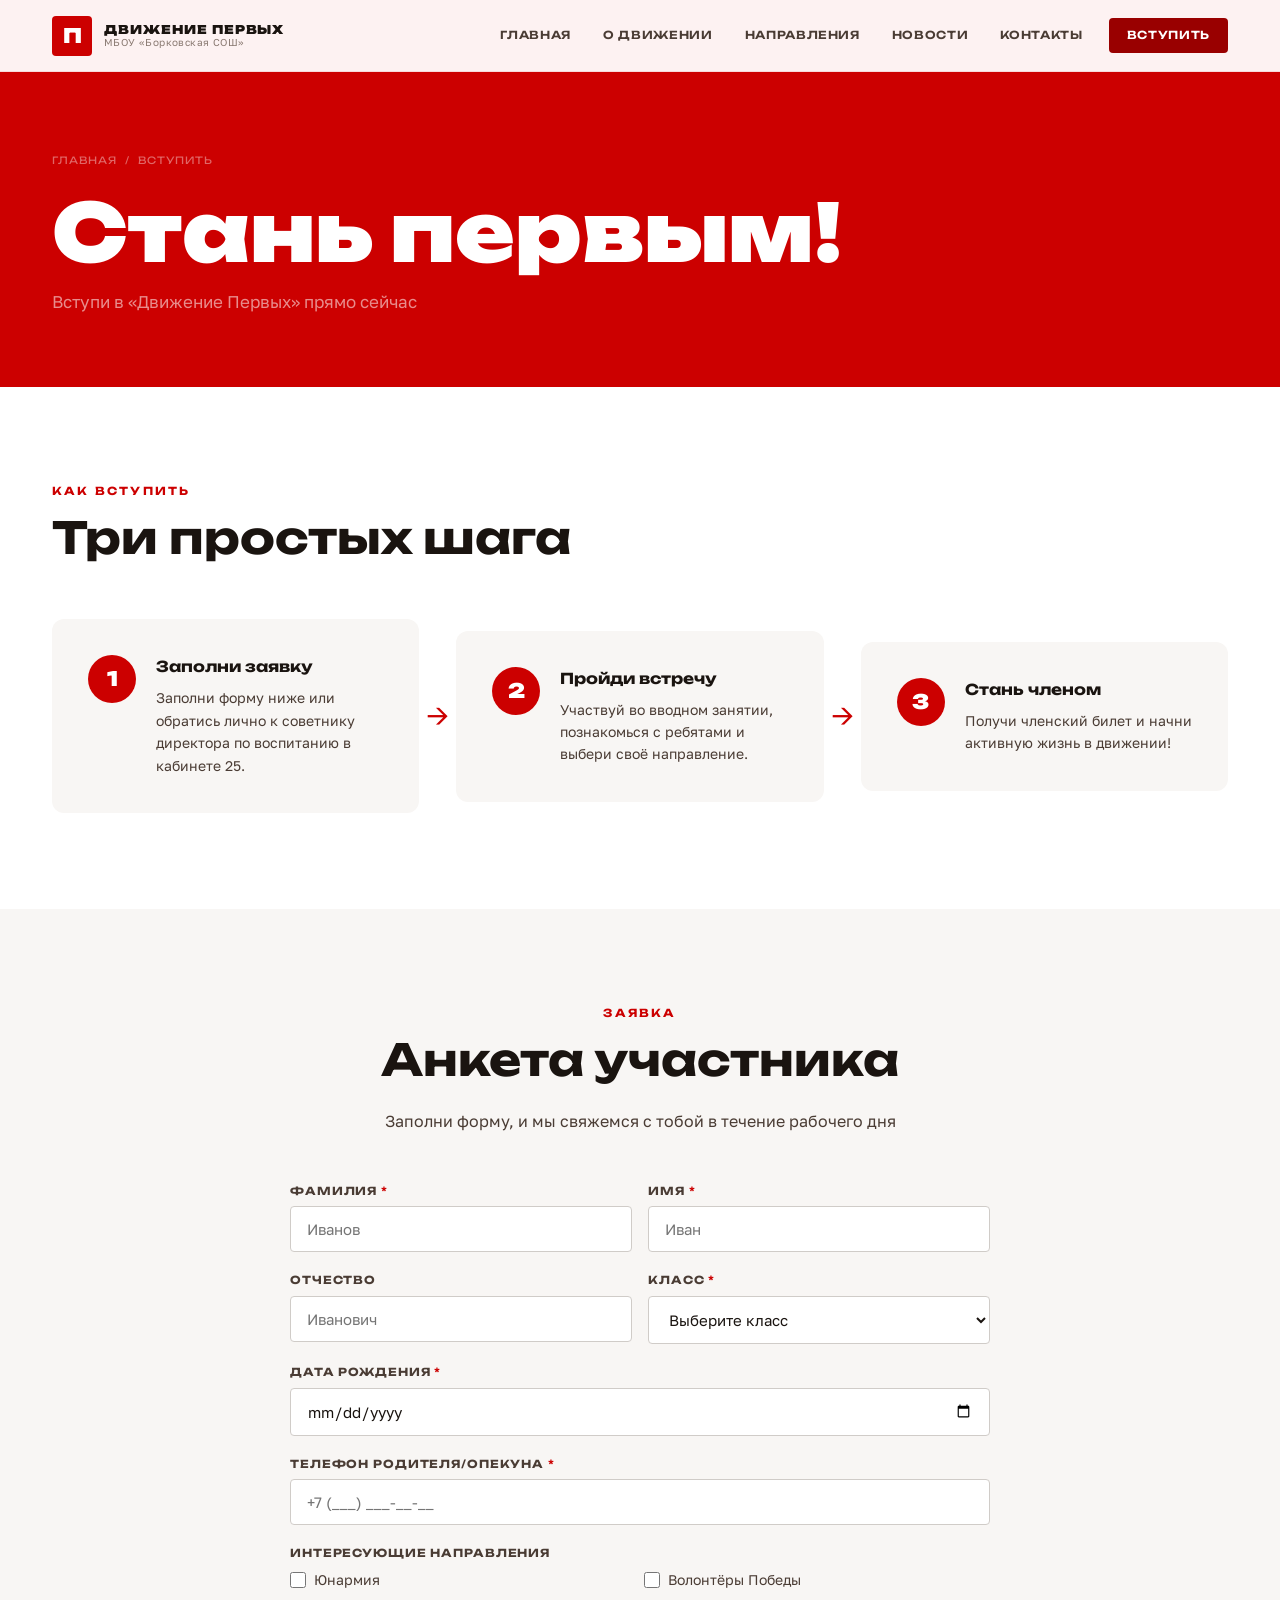
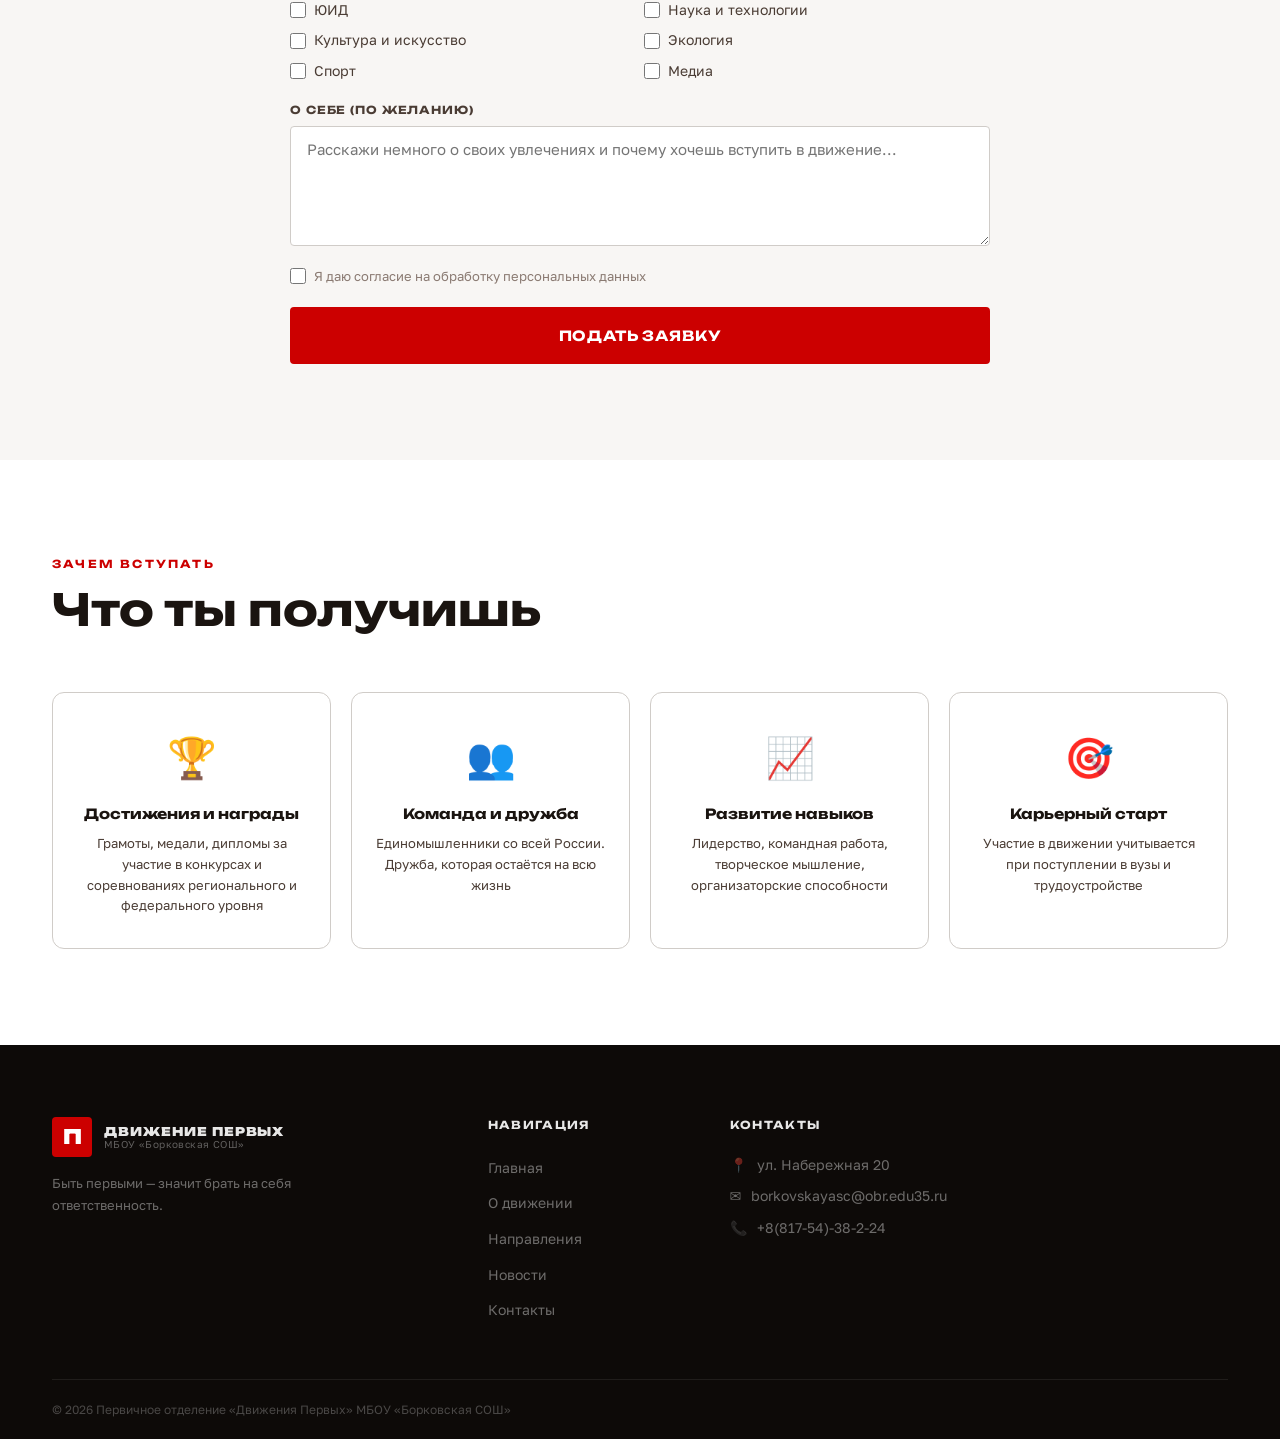
<file: join.html>
<!DOCTYPE html>
<html lang="ru">
<head>
    <meta charset="UTF-8">
    <meta name="viewport" content="width=device-width, initial-scale=1.0">
    <title>Вступить — Движение Первых</title>
    <link rel="stylesheet" href="style.css">
    <link rel="preconnect" href="https://fonts.googleapis.com">
    <link rel="shortcut icon" href="./images/logo.jpg" type="image/x-icon">
    <link href="https://fonts.googleapis.com/css2?family=Unbounded:wght@400;600;700;900&family=Golos+Text:wght@400;500;600&display=swap" rel="stylesheet">
</head>
<body>

<nav class="nav" id="navbar">
    <div class="nav__inner">
        <a href="index.html" class="nav__logo">
            <div class="nav__logo-emblem">П</div>
            <div class="nav__logo-text">
                <span class="nav__logo-main">ДВИЖЕНИЕ ПЕРВЫХ</span>
                <span class="nav__logo-sub">МБОУ «Борковская СОШ»</span>
            </div>
        </a>
        <div class="nav__links" id="navLinks">
            <a href="index.html" class="nav__link">Главная</a>
            <a href="about.html" class="nav__link">О движении</a>
            <a href="activities.html" class="nav__link">Направления</a>
            <a href="news.html" class="nav__link">Новости</a>
            <a href="contact.html" class="nav__link">Контакты</a>
            <a href="join.html" class="nav__link nav__link--cta active">Вступить</a>
        </div>
        <button class="nav__burger" id="burger" aria-label="Меню">
            <span></span><span></span><span></span>
        </button>
    </div>
</nav>

<section class="page-hero page-hero--red">
    <div class="page-hero__bg"></div>
    <div class="container">
        <div class="breadcrumb">
            <a href="index.html">Главная</a>
            <span>/</span>
            <span>Вступить</span>
        </div>
        <h1 class="page-hero__title">Стань первым!</h1>
        <p class="page-hero__subtitle">Вступи в «Движение Первых» прямо сейчас</p>
    </div>
</section>

<!-- STEPS -->
<section class="section">
    <div class="container">
        <div class="section-header">
            <div class="section-label">Как вступить</div>
            <h2 class="section-title">Три простых шага</h2>
        </div>
        <div class="steps">
            <div class="step">
                <div class="step__num">1</div>
                <div class="step__content">
                    <h3>Заполни заявку</h3>
                    <p>Заполни форму ниже или обратись лично к советнику директора по воспитанию в кабинете 25.</p>
                </div>
            </div>
            <div class="step__arrow">→</div>
            <div class="step">
                <div class="step__num">2</div>
                <div class="step__content">
                    <h3>Пройди встречу</h3>
                    <p>Участвуй во вводном занятии, познакомься с ребятами и выбери своё направление.</p>
                </div>
            </div>
            <div class="step__arrow">→</div>
            <div class="step">
                <div class="step__num">3</div>
                <div class="step__content">
                    <h3>Стань членом</h3>
                    <p>Получи членский билет и начни активную жизнь в движении!</p>
                </div>
            </div>
        </div>
    </div>
</section>

<!-- FORM -->
<section class="section section--light">
    <div class="container">
        <div class="join-form-wrap">
            <div class="join-form-header">
                <div class="section-label">Заявка</div>
                <h2 class="section-title">Анкета участника</h2>
                <p>Заполни форму, и мы свяжемся с тобой в течение рабочего дня</p>
            </div>
            <div class="join-form">
                <div class="form-row">
                    <div class="form-group">
                        <label class="form-label">Фамилия <span class="form-required">*</span></label>
                        <input type="text" class="form-input" placeholder="Иванов">
                    </div>
                    <div class="form-group">
                        <label class="form-label">Имя <span class="form-required">*</span></label>
                        <input type="text" class="form-input" placeholder="Иван">
                    </div>
                </div>
                <div class="form-row">
                    <div class="form-group">
                        <label class="form-label">Отчество</label>
                        <input type="text" class="form-input" placeholder="Иванович">
                    </div>
                    <div class="form-group">
                        <label class="form-label">Класс <span class="form-required">*</span></label>
                        <select class="form-input">
                            <option value="">Выберите класс</option>
                            <option>5 класс</option><option>6 класс</option>
                            <option>7 класс</option><option>8 класс</option>
                            <option>9 класс</option><option>10 класс</option>
                            <option>11 класс</option>
                        </select>
                    </div>
                </div>
                <div class="form-group">
                    <label class="form-label">Дата рождения <span class="form-required">*</span></label>
                    <input type="date" class="form-input">
                </div>
                <div class="form-group">
                    <label class="form-label">Телефон родителя/опекуна <span class="form-required">*</span></label>
                    <input type="tel" class="form-input" placeholder="+7 (___) ___-__-__">
                </div>
                <div class="form-group">
                    <label class="form-label">Интересующие направления</label>
                    <div class="form-checkboxes">
                        <label class="form-check"><input type="checkbox"> Юнармия</label>
                        <label class="form-check"><input type="checkbox"> Волонтёры Победы</label>
                        <label class="form-check"><input type="checkbox"> ЮИД</label>
                        <label class="form-check"><input type="checkbox"> Наука и технологии</label>
                        <label class="form-check"><input type="checkbox"> Культура и искусство</label>
                        <label class="form-check"><input type="checkbox"> Экология</label>
                        <label class="form-check"><input type="checkbox"> Спорт</label>
                        <label class="form-check"><input type="checkbox"> Медиа</label>
                    </div>
                </div>
                <div class="form-group">
                    <label class="form-label">О себе (по желанию)</label>
                    <textarea class="form-input form-textarea" placeholder="Расскажи немного о своих увлечениях и почему хочешь вступить в движение..."></textarea>
                </div>
                <div class="form-group">
                    <label class="form-check form-check--agree">
                        <input type="checkbox" id="agree">
                        <span>Я даю согласие на обработку персональных данных</span>
                    </label>
                </div>
                <button class="btn btn--primary btn--full btn--large" onclick="handleSubmit(this)">Подать заявку</button>
            </div>
        </div>
    </div>
</section>

<!-- WHY JOIN -->
<section class="section">
    <div class="container">
        <div class="section-header">
            <div class="section-label">Зачем вступать</div>
            <h2 class="section-title">Что ты получишь</h2>
        </div>
        <div class="benefits__grid">
            <div class="benefit-card">
                <div class="benefit-card__icon">🏆</div>
                <h3>Достижения и награды</h3>
                <p>Грамоты, медали, дипломы за участие в конкурсах и соревнованиях регионального и федерального уровня</p>
            </div>
            <div class="benefit-card">
                <div class="benefit-card__icon">👥</div>
                <h3>Команда и дружба</h3>
                <p>Единомышленники со всей России. Дружба, которая остаётся на всю жизнь</p>
            </div>
            <div class="benefit-card">
                <div class="benefit-card__icon">📈</div>
                <h3>Развитие навыков</h3>
                <p>Лидерство, командная работа, творческое мышление, организаторские способности</p>
            </div>
            <div class="benefit-card">
                <div class="benefit-card__icon">🎯</div>
                <h3>Карьерный старт</h3>
                <p>Участие в движении учитывается при поступлении в вузы и трудоустройстве</p>
            </div>
        </div>
    </div>
</section>

<footer class="footer">
    <div class="container">
        <div class="footer__grid">
            <div class="footer__brand">
                <div class="footer__logo">
                    <div class="nav__logo-emblem">П</div>
                    <div class="nav__logo-text">
                        <span class="nav__logo-main">ДВИЖЕНИЕ ПЕРВЫХ</span>
                        <span class="nav__logo-sub">МБОУ «Борковская СОШ»</span>
                    </div>
                </div>
                <p class="footer__tagline">Быть первыми — значит брать на себя ответственность.</p>
            </div>
            <div class="footer__col">
                <h4 class="footer__heading">Навигация</h4>
                <ul class="footer__links">
                    <li><a href="index.html">Главная</a></li>
                    <li><a href="about.html">О движении</a></li>
                    <li><a href="activities.html">Направления</a></li>
                    <li><a href="news.html">Новости</a></li>
                    <li><a href="contact.html">Контакты</a></li>
                </ul>
            </div>
            <div class="footer__col">
                <h4 class="footer__heading">Контакты</h4>
                <div class="footer__contacts">
                    <div class="footer__contact"><span>📍</span><span>ул. Набережная 20</span></div>
                    <div class="footer__contact"><span>✉️</span><span>borkovskayasc@obr.edu35.ru</span></div>
                    <div class="footer__contact"><span>📞</span><span>+8(817-54)-38-2-24</span></div>
                </div>
            </div>
        </div>
        <div class="footer__bottom">
            <span>© 2026 Первичное отделение «Движения Первых» МБОУ «Борковская СОШ»</span>
        </div>
    </div>
</footer>

<script src="script.js"></script>
<script>
function handleSubmit(btn) {
    const agree = document.getElementById('agree');
    if (!agree.checked) {
        alert('Пожалуйста, дайте согласие на обработку персональных данных');
        return;
    }
    btn.textContent = 'Заявка отправлена! ✓';
    btn.disabled = true;
    btn.style.background = '#2d7a2d';
}
</script>
</body>
</html>
</file>
<file: style.css>
/* ====================================
   ДВИЖЕНИЕ ПЕРВЫХ — MAIN STYLESHEET
   Modern Red & White Design System
   ==================================== */

/* --- CSS VARIABLES --- */
:root {
    --red: #CC0000;
    --red-dark: #990000;
    --red-deep: #7a0000;
    --red-light: #ff2222;
    --red-pale: #fff0f0;
    --white: #FFFFFF;
    --off-white: #F8F6F4;
    --light-gray: #F2F0EE;
    --mid-gray: #D0CCC8;
    --text-dark: #1A1410;
    --text-mid: #4A3C34;
    --text-light: #8A7A72;
    --black: #0D0A08;

    --font-display: 'Unbounded', sans-serif;
    --font-body: 'Golos Text', system-ui, sans-serif;

    --nav-h: 72px;
    --radius: 4px;
    --radius-lg: 12px;

    --shadow: 0 2px 20px rgba(0,0,0,0.08);
    --shadow-lg: 0 8px 40px rgba(0,0,0,0.14);
    --shadow-red: 0 4px 24px rgba(204,0,0,0.25);
}

/* --- RESET --- */
*, *::before, *::after { box-sizing: border-box; margin: 0; padding: 0; }
html { scroll-behavior: smooth; font-size: 16px; }
body {
    font-family: var(--font-body);
    color: var(--text-dark);
    background: var(--white);
    line-height: 1.6;
    -webkit-font-smoothing: antialiased;
}
img { display: block; max-width: 100%; }
a { color: inherit; text-decoration: none; }
input, select, textarea, button { font-family: var(--font-body); }

/* --- CONTAINER --- */
.container {
    max-width: 1240px;
    margin: 0 auto;
    padding: 0 32px;
}

/* --- SECTIONS --- */
.section { padding: 96px 0; }
.section--tight { padding: 48px 0; }
.section--light { background: var(--off-white); }
.section--dark { background: var(--black); }
.section--red { background: var(--red); }

.section-label {
    font-family: var(--font-display);
    font-size: 11px;
    font-weight: 700;
    letter-spacing: 0.2em;
    text-transform: uppercase;
    color: var(--red);
    margin-bottom: 12px;
}
.section-label--light { color: rgba(255,255,255,0.6); }

.section-title {
    font-family: var(--font-display);
    font-size: clamp(28px, 4vw, 44px);
    font-weight: 700;
    line-height: 1.15;
    color: var(--text-dark);
    margin-bottom: 24px;
}
.section-title--white { color: var(--white); }
.section-title em {
    font-style: normal;
    color: var(--red);
}

.section-desc {
    color: var(--text-mid);
    font-size: 17px;
    line-height: 1.7;
    max-width: 560px;
    margin-bottom: 16px;
}

.section-header { margin-bottom: 56px; }
.section-header--flex {
    display: flex;
    align-items: flex-end;
    justify-content: space-between;
    gap: 24px;
    flex-wrap: wrap;
}

/* --- BUTTONS --- */
.btn {
    display: inline-flex;
    align-items: center;
    gap: 8px;
    padding: 14px 28px;
    font-family: var(--font-display);
    font-size: 13px;
    font-weight: 700;
    letter-spacing: 0.06em;
    text-transform: uppercase;
    border-radius: var(--radius);
    border: 2px solid transparent;
    cursor: pointer;
    transition: all 0.2s ease;
    white-space: nowrap;
}
.btn--primary {
    background: var(--red);
    color: var(--white);
    border-color: var(--red);
}
.btn--primary:hover {
    background: var(--red-dark);
    border-color: var(--red-dark);
    transform: translateY(-1px);
    box-shadow: var(--shadow-red);
}
.btn--outline {
    background: transparent;
    color: var(--red);
    border-color: var(--red);
}
.btn--outline:hover {
    background: var(--red);
    color: var(--white);
    transform: translateY(-1px);
}
.btn--ghost {
    background: rgba(255,255,255,0.12);
    color: var(--white);
    border-color: rgba(255,255,255,0.4);
    backdrop-filter: blur(8px);
}
.btn--ghost:hover {
    background: rgba(255,255,255,0.22);
    border-color: rgba(255,255,255,0.8);
}
.btn--white {
    background: var(--white);
    color: var(--red);
    border-color: var(--white);
}
.btn--white:hover {
    background: var(--off-white);
    transform: translateY(-1px);
    box-shadow: 0 4px 20px rgba(0,0,0,0.15);
}
.btn--ghost-white {
    background: transparent;
    color: var(--white);
    border-color: rgba(255,255,255,0.5);
}
.btn--ghost-white:hover {
    border-color: var(--white);
    background: rgba(255,255,255,0.1);
}
.btn--small { padding: 9px 18px; font-size: 11px; }
.btn--large { padding: 18px 36px; font-size: 14px; }
.btn--full { width: 100%; justify-content: center; }

/* ====================================
   NAVIGATION
   ==================================== */
.nav {
    position: fixed;
    top: 0; left: 0; right: 0;
    z-index: 1000;
    height: var(--nav-h);
    background: rgba(255,255,255,0.95);
    backdrop-filter: blur(12px);
    border-bottom: 1px solid rgba(204,0,0,0.1);
    transition: box-shadow 0.3s;
}
.nav.scrolled {
    box-shadow: 0 2px 30px rgba(0,0,0,0.1);
}
.nav__inner {
    max-width: 1240px;
    margin: 0 auto;
    padding: 0 32px;
    height: 100%;
    display: flex;
    align-items: center;
    justify-content: space-between;
    gap: 24px;
}
.nav__logo {
    display: flex;
    align-items: center;
    gap: 12px;
    flex-shrink: 0;
}
.nav__logo-emblem {
    width: 40px;
    height: 40px;
    background: var(--red);
    color: white;
    font-family: var(--font-display);
    font-weight: 900;
    font-size: 20px;
    display: flex;
    align-items: center;
    justify-content: center;
    border-radius: var(--radius);
    flex-shrink: 0;
}
.nav__logo-text {
    display: flex;
    flex-direction: column;
    gap: 1px;
}
.nav__logo-main {
    font-family: var(--font-display);
    font-size: 12px;
    font-weight: 900;
    letter-spacing: 0.08em;
    color: var(--text-dark);
    line-height: 1;
}
.nav__logo-sub {
    font-size: 10px;
    color: var(--text-light);
    letter-spacing: 0.04em;
    line-height: 1;
}
.nav__links {
    display: flex;
    align-items: center;
    gap: 4px;
}
.nav__link {
    padding: 8px 14px;
    font-family: var(--font-display);
    font-size: 11px;
    font-weight: 600;
    letter-spacing: 0.06em;
    text-transform: uppercase;
    color: var(--text-mid);
    border-radius: var(--radius);
    transition: all 0.2s;
}
.nav__link:hover, .nav__link.active {
    color: var(--red);
    background: var(--red-pale);
}
.nav__link--cta {
    background: var(--red);
    color: var(--white) !important;
    padding: 9px 18px;
    margin-left: 8px;
}
.nav__link--cta:hover, .nav__link--cta.active {
    background: var(--red-dark) !important;
    color: var(--white) !important;
}
.nav__burger {
    display: none;
    flex-direction: column;
    gap: 5px;
    background: none;
    border: none;
    cursor: pointer;
    padding: 8px;
}
.nav__burger span {
    display: block;
    width: 24px;
    height: 2px;
    background: var(--text-dark);
    border-radius: 2px;
    transition: all 0.3s;
}

/* ====================================
   HERO SECTION
   ==================================== */
.hero {
    min-height: 100vh;
    display: grid;
    grid-template-columns: 1fr 1fr;
    align-items: center;
    padding-top: var(--nav-h);
    position: relative;
    overflow: hidden;
    background: var(--black);
}
.hero__bg {
    position: absolute;
    inset: 0;
    pointer-events: none;
}
.hero__pattern {
    position: absolute;
    inset: 0;
    background-image:
        linear-gradient(rgba(204,0,0,0.04) 1px, transparent 1px),
        linear-gradient(90deg, rgba(204,0,0,0.04) 1px, transparent 1px);
    background-size: 60px 60px;
}
.hero__glow {
    position: absolute;
    top: -200px;
    left: -200px;
    width: 600px;
    height: 600px;
    background: radial-gradient(circle, rgba(204,0,0,0.15) 0%, transparent 70%);
    animation: heroGlow 6s ease-in-out infinite;
}
@keyframes heroGlow {
    0%, 100% { transform: translate(0,0) scale(1); opacity: 0.8; }
    50% { transform: translate(80px, 40px) scale(1.1); opacity: 1; }
}
.hero__content {
    position: relative;
    z-index: 2;
    padding: 80px 64px 80px 80px;
    animation: fadeInLeft 0.8s ease both;
}
@keyframes fadeInLeft {
    from { opacity: 0; transform: translateX(-30px); }
    to { opacity: 1; transform: translateX(0); }
}
.hero__badge {
    display: inline-block;
    padding: 6px 16px;
    background: rgba(204,0,0,0.2);
    border: 1px solid rgba(204,0,0,0.4);
    border-radius: 2px;
    font-family: var(--font-display);
    font-size: 10px;
    font-weight: 700;
    letter-spacing: 0.15em;
    text-transform: uppercase;
    color: rgba(255,255,255,0.7);
    margin-bottom: 32px;
    animation: fadeInLeft 0.8s 0.1s ease both;
}
.hero__title {
    font-family: var(--font-display);
    font-size: clamp(60px, 8vw, 100px);
    font-weight: 900;
    line-height: 0.95;
    margin-bottom: 28px;
    animation: fadeInLeft 0.8s 0.2s ease both;
}
.hero__title-line {
    display: block;
    color: rgba(255,255,255,0.9);
}
.hero__title-line--accent {
    color: var(--red);
    -webkit-text-stroke: 2px var(--red);
}
.hero__desc {
    font-size: 17px;
    line-height: 1.65;
    color: rgba(255,255,255,0.65);
    max-width: 440px;
    margin-bottom: 36px;
    animation: fadeInLeft 0.8s 0.3s ease both;
}
.hero__actions {
    display: flex;
    gap: 12px;
    flex-wrap: wrap;
    margin-bottom: 52px;
    animation: fadeInLeft 0.8s 0.4s ease both;
}
.hero__stats {
    display: flex;
    align-items: center;
    gap: 24px;
    animation: fadeInLeft 0.8s 0.5s ease both;
}
.hero__stat { text-align: left; }
.hero__stat-num {
    display: block;
    font-family: var(--font-display);
    font-size: 28px;
    font-weight: 900;
    color: var(--white);
    line-height: 1;
    margin-bottom: 4px;
}
.hero__stat-label {
    font-size: 11px;
    color: rgba(255,255,255,0.45);
    text-transform: uppercase;
    letter-spacing: 0.08em;
    font-weight: 500;
}
.hero__stat-divider {
    width: 1px;
    height: 40px;
    background: rgba(255,255,255,0.15);
}
.hero__visual {
    position: relative;
    z-index: 2;
    height: 100%;
    min-height: 100vh;
    overflow: hidden;
    animation: fadeIn 1s 0.4s ease both;
}
@keyframes fadeIn {
    from { opacity: 0; }
    to { opacity: 1; }
}
.hero__img-frame {
    position: relative;
    height: 100%;
}
.card-image {
    display: block;
    margin-left: auto;
    margin-right: auto;
    justify-content: center;
    align-items: center;
    border-radius: 15px;
    height: 300px;
    margin-top: 15px;
}
.hero__img {
    width: 100%;
    height: 100%;
    object-fit: cover;
    filter: saturate(0.7) contrast(1.1);
}
.hero__img-accent {
    position: absolute;
    inset: 0;
    background: linear-gradient(
        to right,
        var(--black) 0%,
        transparent 30%
    ),
    linear-gradient(
        to top,
        rgba(204,0,0,0.3) 0%,
        transparent 50%
    );
}
.hero__scroll {
    position: absolute;
    bottom: 32px;
    left: 80px;
    z-index: 3;
    display: flex;
    flex-direction: column;
    align-items: flex-start;
    gap: 8px;
    animation: fadeInLeft 0.8s 0.8s ease both;
}
.hero__scroll span {
    font-family: var(--font-display);
    font-size: 9px;
    letter-spacing: 0.2em;
    text-transform: uppercase;
    color: rgba(255,255,255,0.3);
    writing-mode: horizontal-tb;
}
.hero__scroll-line {
    width: 2px;
    height: 40px;
    background: linear-gradient(to bottom, rgba(255,255,255,0.4), transparent);
    animation: scrollPulse 2s ease-in-out infinite;
}
@keyframes scrollPulse {
    0%, 100% { opacity: 0.4; transform: scaleY(1); }
    50% { opacity: 1; transform: scaleY(0.7); }
}

/* ====================================
   VALUES STRIP
   ==================================== */
.values-strip {
    background: var(--red);
    padding: 16px 0;
    overflow: hidden;
}
.values-strip__inner {
    display: flex;
    gap: 24px;
    align-items: center;
    white-space: nowrap;
    animation: marquee 30s linear infinite;
    width: max-content;
}
@keyframes marquee {
    from { transform: translateX(0); }
    to { transform: translateX(-50%); }
}
.values-strip__inner span {
    font-family: var(--font-display);
    font-size: 11px;
    font-weight: 700;
    letter-spacing: 0.1em;
    text-transform: uppercase;
    color: rgba(255,255,255,0.9);
}
.values-strip__inner .dot {
    color: rgba(255,255,255,0.4);
    font-size: 8px;
}

/* ====================================
   ABOUT TEASER
   ==================================== */
.about-teaser__grid {
    display: grid;
    grid-template-columns: 1fr 1fr;
    gap: 80px;
    align-items: start;
}
.about-teaser__text .btn { margin-top: 8px; }
.about-teaser__cards {
    display: grid;
    gap: 16px;
}
.about-card {
    padding: 28px;
    border-radius: var(--radius-lg);
    transition: transform 0.2s;
}
.about-card:hover { transform: translateY(-2px); }
.about-card--1 { background: var(--red); color: white; }
.about-card--2 { background: var(--black); color: white; }
.about-card--3 { background: var(--off-white); color: var(--text-dark); }
.about-card__icon { font-size: 28px; margin-bottom: 12px; }
.about-card h3 {
    font-family: var(--font-display);
    font-size: 14px;
    font-weight: 700;
    letter-spacing: 0.05em;
    margin-bottom: 8px;
}
.about-card p { font-size: 14px; line-height: 1.6; opacity: 0.85; }
.about-card--3 p { opacity: 0.7; }

/* ====================================
   DIRECTIONS
   ==================================== */
.directions__grid {
    display: grid;
    grid-template-columns: repeat(3, 1fr);
    gap: 1px;
    background: rgba(255,255,255,0.08);
    border-radius: var(--radius-lg);
    overflow: hidden;
    margin-bottom: 48px;
}
.direction-card {
    background: rgba(255,255,255,0.04);
    padding: 36px 28px;
    position: relative;
    transition: all 0.2s;
    cursor: default;
}
.direction-card:hover {
    background: rgba(204,0,0,0.12);
}
.direction-card::before {
    content: attr(data-num);
    position: absolute;
    top: 16px;
    right: 20px;
    font-family: var(--font-display);
    font-size: 11px;
    font-weight: 700;
    color: rgba(255,255,255,0.15);
    letter-spacing: 0.05em;
}
.direction-card__icon { font-size: 32px; margin-bottom: 16px; }
.direction-card h3 {
    font-family: var(--font-display);
    font-size: 15px;
    font-weight: 700;
    color: var(--white);
    margin-bottom: 10px;
    line-height: 1.2;
}
.direction-card p {
    font-size: 13px;
    color: rgba(255,255,255,0.5);
    line-height: 1.6;
}
.directions__cta { text-align: center; }

/* ====================================
   NEWS
   ==================================== */
.news__grid {
    display: grid;
    grid-template-columns: 1.4fr 1fr;
    gap: 24px;
    align-items: start;
}
.news-card--featured {
    border-radius: var(--radius-lg);
    overflow: hidden;
    background: var(--white);
    box-shadow: var(--shadow-lg);
    transition: transform 0.2s;
}
.news-card--featured:hover { transform: translateY(-3px); }
.news-card__img-wrap { position: relative; }
.news-card__img {
    width: 100%;
    height: 280px;
    object-fit: cover;
}
.news-card__category {
    position: absolute;
    top: 16px;
    left: 16px;
    padding: 5px 12px;
    background: var(--red);
    color: white;
    font-family: var(--font-display);
    font-size: 10px;
    font-weight: 700;
    letter-spacing: 0.1em;
    text-transform: uppercase;
    border-radius: 2px;
}
.news-card__body { padding: 28px; }
.news-card__date {
    display: block;
    font-family: var(--font-display);
    font-size: 11px;
    color: var(--text-light);
    letter-spacing: 0.06em;
    margin-bottom: 10px;
}
.news-card__title {
    font-family: var(--font-display);
    font-size: 20px;
    font-weight: 700;
    line-height: 1.25;
    margin-bottom: 14px;
    color: var(--text-dark);
}
.news-card__text {
    font-size: 14px;
    color: var(--text-mid);
    line-height: 1.65;
    margin-bottom: 20px;
}
.news-card__link {
    font-family: var(--font-display);
    font-size: 12px;
    font-weight: 700;
    color: var(--red);
    letter-spacing: 0.05em;
    transition: gap 0.2s;
}
.news-card__link:hover { text-decoration: underline; }

.news__secondary {
    display: flex;
    flex-direction: column;
    gap: 16px;
}
.news-card--compact {
    background: var(--off-white);
    padding: 24px;
    border-radius: var(--radius-lg);
    border-left: 3px solid var(--red);
    transition: all 0.2s;
}
.news-card--compact:hover {
    background: var(--red-pale);
    transform: translateX(3px);
}
.news-card__compact-date {
    font-family: var(--font-display);
    font-size: 10px;
    color: var(--text-light);
    letter-spacing: 0.06em;
    margin-bottom: 4px;
}
.news-card__compact-tag {
    display: inline-block;
    padding: 2px 8px;
    background: var(--red);
    color: white;
    font-family: var(--font-display);
    font-size: 9px;
    font-weight: 700;
    letter-spacing: 0.08em;
    text-transform: uppercase;
    border-radius: 2px;
    margin-bottom: 10px;
}
.news-card--compact h3 {
    font-family: var(--font-display);
    font-size: 14px;
    font-weight: 700;
    line-height: 1.3;
    margin-bottom: 8px;
    color: var(--text-dark);
}
.news-card--compact p {
    font-size: 13px;
    color: var(--text-mid);
    line-height: 1.5;
    margin-bottom: 12px;
}

/* ====================================
   JOIN CTA
   ==================================== */
.join-cta {
    position: relative;
    padding: 100px 0;
    overflow: hidden;
    background: var(--red);
}
.join-cta__bg {
    position: absolute;
    inset: 0;
    background-image:
        linear-gradient(rgba(255,255,255,0.05) 1px, transparent 1px),
        linear-gradient(90deg, rgba(255,255,255,0.05) 1px, transparent 1px);
    background-size: 40px 40px;
}
.join-cta__content {
    position: relative;
    z-index: 1;
    display: flex;
    align-items: center;
    justify-content: space-between;
    gap: 48px;
    flex-wrap: wrap;
}
.join-cta__text h2 {
    font-family: var(--font-display);
    font-size: clamp(28px, 4vw, 48px);
    font-weight: 900;
    color: var(--white);
    line-height: 1.1;
    margin-bottom: 16px;
}
.join-cta__text p {
    font-size: 17px;
    color: rgba(255,255,255,0.75);
    line-height: 1.65;
    max-width: 500px;
}
.join-cta__actions { display: flex; gap: 12px; flex-wrap: wrap; }

/* ====================================
   FOOTER
   ==================================== */
.footer {
    background: var(--black);
    padding: 72px 0 0;
}
.footer__grid {
    display: grid;
    grid-template-columns: 2fr 1fr 1fr 1.2fr;
    gap: 48px;
    padding-bottom: 56px;
    border-bottom: 1px solid rgba(255,255,255,0.08);
}
.footer__brand .footer__logo {
    display: flex;
    align-items: center;
    gap: 12px;
    margin-bottom: 16px;
}
.footer__brand .nav__logo-main { color: rgba(255,255,255,0.9); }
.footer__brand .nav__logo-sub { color: rgba(255,255,255,0.35); }
.footer__tagline {
    font-size: 13px;
    color: rgba(255,255,255,0.4);
    line-height: 1.65;
    max-width: 280px;
    margin-bottom: 24px;
}
.footer__socials { display: flex; gap: 8px; }
.footer__social {
    width: 36px;
    height: 36px;
    background: rgba(255,255,255,0.08);
    border-radius: var(--radius);
    display: flex;
    align-items: center;
    justify-content: center;
    color: rgba(255,255,255,0.5);
    transition: all 0.2s;
}
.footer__social svg { width: 16px; height: 16px; }
.footer__social:hover {
    background: var(--red);
    color: white;
}
.footer__heading {
    font-family: var(--font-display);
    font-size: 11px;
    font-weight: 700;
    letter-spacing: 0.12em;
    text-transform: uppercase;
    color: rgba(255,255,255,0.9);
    margin-bottom: 20px;
}
.footer__links { list-style: none; display: flex; flex-direction: column; gap: 10px; }
.footer__links a {
    font-size: 14px;
    color: rgba(255,255,255,0.4);
    transition: color 0.2s;
}
.footer__links a:hover { color: rgba(255,255,255,0.85); }
.footer__contacts { display: flex; flex-direction: column; gap: 12px; }
.footer__contact {
    display: flex;
    align-items: flex-start;
    gap: 10px;
    font-size: 14px;
    color: rgba(255,255,255,0.4);
    line-height: 1.4;
}
.footer__contact span:first-child { flex-shrink: 0; }
.footer__bottom {
    padding: 20px 0;
    display: flex;
    justify-content: space-between;
    align-items: center;
    gap: 16px;
    flex-wrap: wrap;
    font-size: 12px;
    color: rgba(255,255,255,0.25);
}
.footer__bottom a { color: rgba(255,255,255,0.4); transition: color 0.2s; }
.footer__bottom a:hover { color: var(--red); }

/* ====================================
   PAGE HERO (Inner Pages)
   ==================================== */
.page-hero {
    position: relative;
    padding: calc(var(--nav-h) + 80px) 0 72px;
    background: var(--black);
    overflow: hidden;
}
.page-hero--red { background: var(--red); }
.page-hero__bg {
    position: absolute;
    inset: 0;
    background-image:
        linear-gradient(rgba(204,0,0,0.06) 1px, transparent 1px),
        linear-gradient(90deg, rgba(204,0,0,0.06) 1px, transparent 1px);
    background-size: 50px 50px;
}
.breadcrumb {
    display: flex;
    align-items: center;
    gap: 8px;
    font-family: var(--font-display);
    font-size: 10px;
    letter-spacing: 0.1em;
    text-transform: uppercase;
    color: rgba(255,255,255,0.4);
    margin-bottom: 24px;
    position: relative;
    z-index: 1;
}
.breadcrumb a { color: rgba(255,255,255,0.4); transition: color 0.2s; }
.breadcrumb a:hover { color: var(--red); }
.page-hero__title {
    font-family: var(--font-display);
    font-size: clamp(40px, 7vw, 80px);
    font-weight: 900;
    color: var(--white);
    line-height: 1;
    margin-bottom: 16px;
    position: relative;
    z-index: 1;
}
.page-hero__subtitle {
    font-size: 17px;
    color: rgba(255,255,255,0.55);
    position: relative;
    z-index: 1;
}

/* ====================================
   ABOUT PAGE
   ==================================== */
.about-main__grid {
    display: grid;
    grid-template-columns: 1fr 1fr;
    gap: 72px;
    align-items: center;
}
.about-main__text p { color: var(--text-mid); line-height: 1.7; margin-bottom: 16px; font-size: 16px; }
.about-main__image { position: relative; }
.about-main__img {
    width: 100%;
    border-radius: var(--radius-lg);
    box-shadow: var(--shadow-lg);
}
.about-main__badge {
    position: absolute;
    bottom: -20px;
    right: -20px;
    background: var(--red);
    color: white;
    padding: 24px;
    border-radius: var(--radius-lg);
    text-align: center;
    box-shadow: var(--shadow-red);
}
.about-main__badge-year {
    display: block;
    font-family: var(--font-display);
    font-size: 36px;
    font-weight: 900;
    line-height: 1;
    margin-bottom: 4px;
}
.about-main__badge-text {
    font-size: 12px;
    opacity: 0.8;
}

/* Mission */
.mission {
    display: grid;
    grid-template-columns: 1.2fr 1fr;
    gap: 64px;
    align-items: center;
}
.mission__quote-mark {
    font-family: var(--font-display);
    font-size: 120px;
    font-weight: 900;
    color: rgba(255,255,255,0.15);
    line-height: 0.7;
    margin-bottom: 16px;
}
.mission__quote blockquote {
    font-family: var(--font-display);
    font-size: 20px;
    font-weight: 600;
    color: rgba(255,255,255,0.85);
    line-height: 1.5;
    font-style: italic;
}
.mission__values h3 {
    font-family: var(--font-display);
    font-size: 14px;
    font-weight: 700;
    letter-spacing: 0.1em;
    text-transform: uppercase;
    color: rgba(255,255,255,0.6);
    margin-bottom: 20px;
}
.mission__values-grid {
    display: grid;
    grid-template-columns: 1fr 1fr;
    gap: 12px;
}
.mission__value {
    display: flex;
    align-items: center;
    gap: 10px;
    background: rgba(255,255,255,0.08);
    padding: 12px 16px;
    border-radius: var(--radius);
    font-family: var(--font-display);
    font-size: 12px;
    font-weight: 700;
    color: rgba(255,255,255,0.85);
    letter-spacing: 0.04em;
}
.mission__value-icon { font-size: 20px; }

/* Team */
.team__grid {
    display: grid;
    grid-template-columns: repeat(3, 1fr);
    gap: 24px;
}
.team-card {
    padding: 36px 28px;
    border: 1px solid var(--mid-gray);
    border-radius: var(--radius-lg);
    transition: all 0.2s;
    text-align: left;
}
.team-card:hover {
    border-color: var(--red);
    box-shadow: 0 0 0 1px var(--red);
    transform: translateY(-2px);
}
.team-card__role {
    font-family: var(--font-display);
    font-size: 10px;
    font-weight: 700;
    letter-spacing: 0.15em;
    text-transform: uppercase;
    color: var(--red);
    margin-bottom: 4px;
}
.team-card__name {
    font-family: var(--font-display);
    font-size: 18px;
    font-weight: 700;
    margin-bottom: 12px;
    color: var(--text-dark);
}
.team-card p { font-size: 14px; color: var(--text-mid); line-height: 1.6; }

/* Docs */
.docs__grid {
    display: grid;
    grid-template-columns: repeat(2, 1fr);
    gap: 20px;
}
.doc-card {
    display: flex;
    align-items: flex-start;
    gap: 20px;
    padding: 28px;
    background: var(--white);
    border-radius: var(--radius-lg);
    border: 1px solid var(--mid-gray);
    transition: all 0.2s;
}
.doc-card:hover {
    border-color: var(--red);
    box-shadow: var(--shadow);
    transform: translateY(-2px);
}
.doc-card__icon { font-size: 36px; flex-shrink: 0; }
.doc-card__info h3 {
    font-family: var(--font-display);
    font-size: 15px;
    font-weight: 700;
    margin-bottom: 6px;
    color: var(--text-dark);
}
.doc-card__info p { font-size: 13px; color: var(--text-mid); line-height: 1.5; margin-bottom: 14px; }

/* ====================================
   ACTIVITIES PAGE
   ==================================== */
.activities-intro {
    max-width: 700px;
    margin: 0 auto 56px;
    text-align: center;
    font-size: 17px;
    color: var(--text-mid);
    line-height: 1.7;
}
.activities__grid {
    display: grid;
    grid-template-columns: repeat(3, 1fr);
    gap: 20px;
}
.activity-card {
    padding: 28px;
    border: 1px solid var(--mid-gray);
    border-radius: var(--radius-lg);
    transition: all 0.25s;
    background: var(--white);
}
.activity-card:hover {
    border-color: var(--red);
    box-shadow: 0 4px 30px rgba(204,0,0,0.1);
    transform: translateY(-3px);
}
.activity-card--large {
    grid-column: span 1;
    background: var(--off-white);
}
.activity-card__header {
    display: flex;
    align-items: center;
    justify-content: space-between;
    margin-bottom: 16px;
}
.activity-card__num {
    font-family: var(--font-display);
    font-size: 11px;
    font-weight: 700;
    color: var(--text-light);
    letter-spacing: 0.1em;
}
.activity-card__icon { font-size: 28px; }
.activity-card h3 {
    font-family: var(--font-display);
    font-size: 16px;
    font-weight: 700;
    margin-bottom: 10px;
    color: var(--text-dark);
    line-height: 1.2;
}
.activity-card p { font-size: 13px; color: var(--text-mid); line-height: 1.6; margin-bottom: 16px; }
.activity-card__meta {
    display: flex;
    flex-wrap: wrap;
    gap: 8px;
    margin-top: auto;
}
.activity-card__meta span {
    padding: 4px 10px;
    background: var(--red-pale);
    color: var(--red);
    font-family: var(--font-display);
    font-size: 10px;
    font-weight: 700;
    border-radius: 2px;
    letter-spacing: 0.04em;
}

/* ====================================
   NEWS PAGE
   ==================================== */
.news-filter {
    display: flex;
    gap: 8px;
    flex-wrap: wrap;
}
.filter-btn {
    padding: 9px 20px;
    font-family: var(--font-display);
    font-size: 11px;
    font-weight: 700;
    letter-spacing: 0.08em;
    text-transform: uppercase;
    border: 1px solid var(--mid-gray);
    border-radius: 100px;
    background: transparent;
    color: var(--text-mid);
    cursor: pointer;
    transition: all 0.2s;
}
.filter-btn:hover { border-color: var(--red); color: var(--red); }
.filter-btn--active {
    background: var(--red);
    border-color: var(--red);
    color: var(--white);
}
.news-list { display: flex; flex-direction: column; gap: 32px; }
.news-article {
    display: grid;
    grid-template-columns: 380px 1fr;
    gap: 0;
    background: var(--white);
    border-radius: var(--radius-lg);
    overflow: hidden;
    box-shadow: var(--shadow);
    transition: transform 0.2s, box-shadow 0.2s;
}
.news-article:hover {
    transform: translateY(-2px);
    box-shadow: var(--shadow-lg);
}
.news-article__img-wrap { position: relative; }
.news-article__img {
    width: 100%;
    height: 100%;
    min-height: 240px;
    object-fit: cover;
}
.news-article__tag {
    position: absolute;
    top: 16px;
    left: 16px;
    padding: 5px 12px;
    background: var(--red);
    color: white;
    font-family: var(--font-display);
    font-size: 10px;
    font-weight: 700;
    letter-spacing: 0.1em;
    text-transform: uppercase;
    border-radius: 2px;
}
.news-article__body { padding: 36px 40px; display: flex; flex-direction: column; }
.news-article__date {
    font-family: var(--font-display);
    font-size: 11px;
    color: var(--text-light);
    letter-spacing: 0.06em;
    margin-bottom: 12px;
}
.news-article__title {
    font-family: var(--font-display);
    font-size: 22px;
    font-weight: 700;
    line-height: 1.25;
    margin-bottom: 16px;
    color: var(--text-dark);
}
.news-article__body p { font-size: 15px; color: var(--text-mid); line-height: 1.7; flex: 1; }
.news-article__footer {
    display: flex;
    align-items: center;
    justify-content: space-between;
    margin-top: 28px;
    padding-top: 20px;
    border-top: 1px solid var(--light-gray);
}
.news-article__author { font-size: 13px; color: var(--text-light); }

/* ====================================
   CONTACT PAGE
   ==================================== */
.contact-grid {
    display: grid;
    grid-template-columns: 1fr 1.3fr;
    gap: 80px;
    align-items: start;
}
.contact-items { display: flex; flex-direction: column; gap: 28px; margin-bottom: 40px; }
.contact-item { display: flex; gap: 16px; align-items: flex-start; }
.contact-item__icon { font-size: 24px; width: 40px; flex-shrink: 0; }
.contact-item__text h4 {
    font-family: var(--font-display);
    font-size: 12px;
    font-weight: 700;
    letter-spacing: 0.1em;
    text-transform: uppercase;
    color: var(--text-light);
    margin-bottom: 4px;
}
.contact-item__text p { font-size: 15px; color: var(--text-dark); line-height: 1.5; }
.contact-item__text a { color: var(--red); }
.contact-socials h4 {
    font-family: var(--font-display);
    font-size: 12px;
    font-weight: 700;
    letter-spacing: 0.1em;
    text-transform: uppercase;
    color: var(--text-light);
    margin-bottom: 12px;
}
.contact-socials__links { display: flex; flex-direction: column; gap: 8px; }
.contact-social-link {
    display: flex;
    justify-content: space-between;
    align-items: center;
    padding: 12px 16px;
    background: var(--off-white);
    border-radius: var(--radius);
    font-family: var(--font-display);
    font-size: 13px;
    font-weight: 700;
    color: var(--text-dark);
    transition: all 0.2s;
}
.contact-social-link:hover { background: var(--red); color: white; }

/* Forms */
.contact-form, .join-form { display: flex; flex-direction: column; gap: 20px; }
.form-row { display: grid; grid-template-columns: 1fr 1fr; gap: 16px; }
.form-group { display: flex; flex-direction: column; gap: 6px; }
.form-label {
    font-family: var(--font-display);
    font-size: 11px;
    font-weight: 700;
    letter-spacing: 0.08em;
    text-transform: uppercase;
    color: var(--text-mid);
}
.form-required { color: var(--red); }
.form-input {
    padding: 13px 16px;
    border: 1px solid var(--mid-gray);
    border-radius: var(--radius);
    font-size: 15px;
    color: var(--text-dark);
    background: var(--white);
    transition: border-color 0.2s;
    outline: none;
}
.form-input:focus { border-color: var(--red); box-shadow: 0 0 0 3px rgba(204,0,0,0.08); }
.form-textarea { min-height: 120px; resize: vertical; }
.form-checkboxes {
    display: grid;
    grid-template-columns: repeat(2, 1fr);
    gap: 8px;
}
.form-check {
    display: flex;
    align-items: center;
    gap: 8px;
    font-size: 14px;
    color: var(--text-mid);
    cursor: pointer;
}
.form-check input[type="checkbox"] {
    width: 16px;
    height: 16px;
    accent-color: var(--red);
    cursor: pointer;
}
.form-check--agree { font-size: 13px; color: var(--text-light); }

/* Contact form wrap */
.contact-form-wrap .section-title { margin-bottom: 28px; }
.join-form-wrap {
    max-width: 700px;
    margin: 0 auto;
}
.join-form-header {
    text-align: center;
    margin-bottom: 48px;
}
.join-form-header p { color: var(--text-mid); font-size: 16px; }

/* ====================================
   JOIN PAGE
   ==================================== */
.steps {
    display: flex;
    align-items: center;
    gap: 0;
    margin-bottom: 0;
}
.step {
    flex: 1;
    display: flex;
    gap: 20px;
    align-items: flex-start;
    padding: 36px;
    background: var(--off-white);
    border-radius: var(--radius-lg);
}
.step__num {
    width: 48px;
    height: 48px;
    background: var(--red);
    color: white;
    font-family: var(--font-display);
    font-size: 20px;
    font-weight: 900;
    border-radius: 50%;
    display: flex;
    align-items: center;
    justify-content: center;
    flex-shrink: 0;
}
.step__content h3 {
    font-family: var(--font-display);
    font-size: 15px;
    font-weight: 700;
    margin-bottom: 8px;
    color: var(--text-dark);
}
.step__content p { font-size: 14px; color: var(--text-mid); line-height: 1.6; }
.step__arrow {
    font-size: 28px;
    color: var(--red);
    padding: 0 8px;
    flex-shrink: 0;
    font-weight: 300;
}

.benefits__grid {
    display: grid;
    grid-template-columns: repeat(4, 1fr);
    gap: 20px;
}
.benefit-card {
    padding: 32px 24px;
    border: 1px solid var(--mid-gray);
    border-radius: var(--radius-lg);
    text-align: center;
    transition: all 0.2s;
}
.benefit-card:hover {
    border-color: var(--red);
    transform: translateY(-3px);
    box-shadow: var(--shadow);
}
.benefit-card__icon { font-size: 40px; margin-bottom: 16px; }
.benefit-card h3 {
    font-family: var(--font-display);
    font-size: 14px;
    font-weight: 700;
    margin-bottom: 10px;
    color: var(--text-dark);
    line-height: 1.3;
}
.benefit-card p { font-size: 13px; color: var(--text-mid); line-height: 1.6; }

/* ====================================
   RESPONSIVE
   ==================================== */
@media (max-width: 1024px) {
    .hero {
        grid-template-columns: 1fr;
        min-height: auto;
    }
    .hero__content { padding: 60px 40px; }
    .hero__visual { display: none; }
    .hero__scroll { left: 40px; }

    .about-teaser__grid { grid-template-columns: 1fr; gap: 48px; }
    .directions__grid { grid-template-columns: repeat(2, 1fr); }
    .news__grid { grid-template-columns: 1fr; }
    .about-main__grid { grid-template-columns: 1fr; }
    .mission { grid-template-columns: 1fr; }
    .team__grid { grid-template-columns: 1fr 1fr; }
    .docs__grid { grid-template-columns: 1fr; }
    .activities__grid { grid-template-columns: repeat(2, 1fr); }
    .news-article { grid-template-columns: 300px 1fr; }
    .contact-grid { grid-template-columns: 1fr; }
    .footer__grid { grid-template-columns: 1fr 1fr; }
    .benefits__grid { grid-template-columns: repeat(2, 1fr); }
    .steps { flex-direction: column; }
    .step__arrow { transform: rotate(90deg); }
}

@media (max-width: 768px) {
    .container { padding: 0 20px; }
    .section { padding: 64px 0; }
    .nav__links { display: none; flex-direction: column; position: absolute; top: 100%; left: 0; right: 0; background: white; padding: 16px; border-bottom: 1px solid var(--light-gray); box-shadow: var(--shadow-lg); }
    .nav__links.open { display: flex; }
    .nav__burger { display: flex; }
    .nav__logo-sub { display: none; }

    .hero__content { padding: 48px 20px 60px; }
    .hero__title { font-size: clamp(48px, 14vw, 80px); }

    .about-teaser__cards { grid-template-columns: 1fr; }
    .directions__grid { grid-template-columns: 1fr; }
    .team__grid { grid-template-columns: 1fr; }
    .activities__grid { grid-template-columns: 1fr; }
    .news-article { grid-template-columns: 1fr; }
    .news-article__img { min-height: 200px; }
    .footer__grid { grid-template-columns: 1fr; }
    .section-header--flex { flex-direction: column; align-items: flex-start; }
    .join-cta__content { flex-direction: column; }
    .form-row { grid-template-columns: 1fr; }
    .mission__values-grid { grid-template-columns: 1fr; }
    .benefits__grid { grid-template-columns: 1fr 1fr; }
    .docs__grid { grid-template-columns: 1fr; }
}

@media (max-width: 480px) {
    .hero__actions { flex-direction: column; }
    .hero__stats { flex-direction: column; align-items: flex-start; }
    .hero__stat-divider { width: 40px; height: 1px; }
    .benefits__grid { grid-template-columns: 1fr; }
    .form-checkboxes { grid-template-columns: 1fr; }
}
</file>
